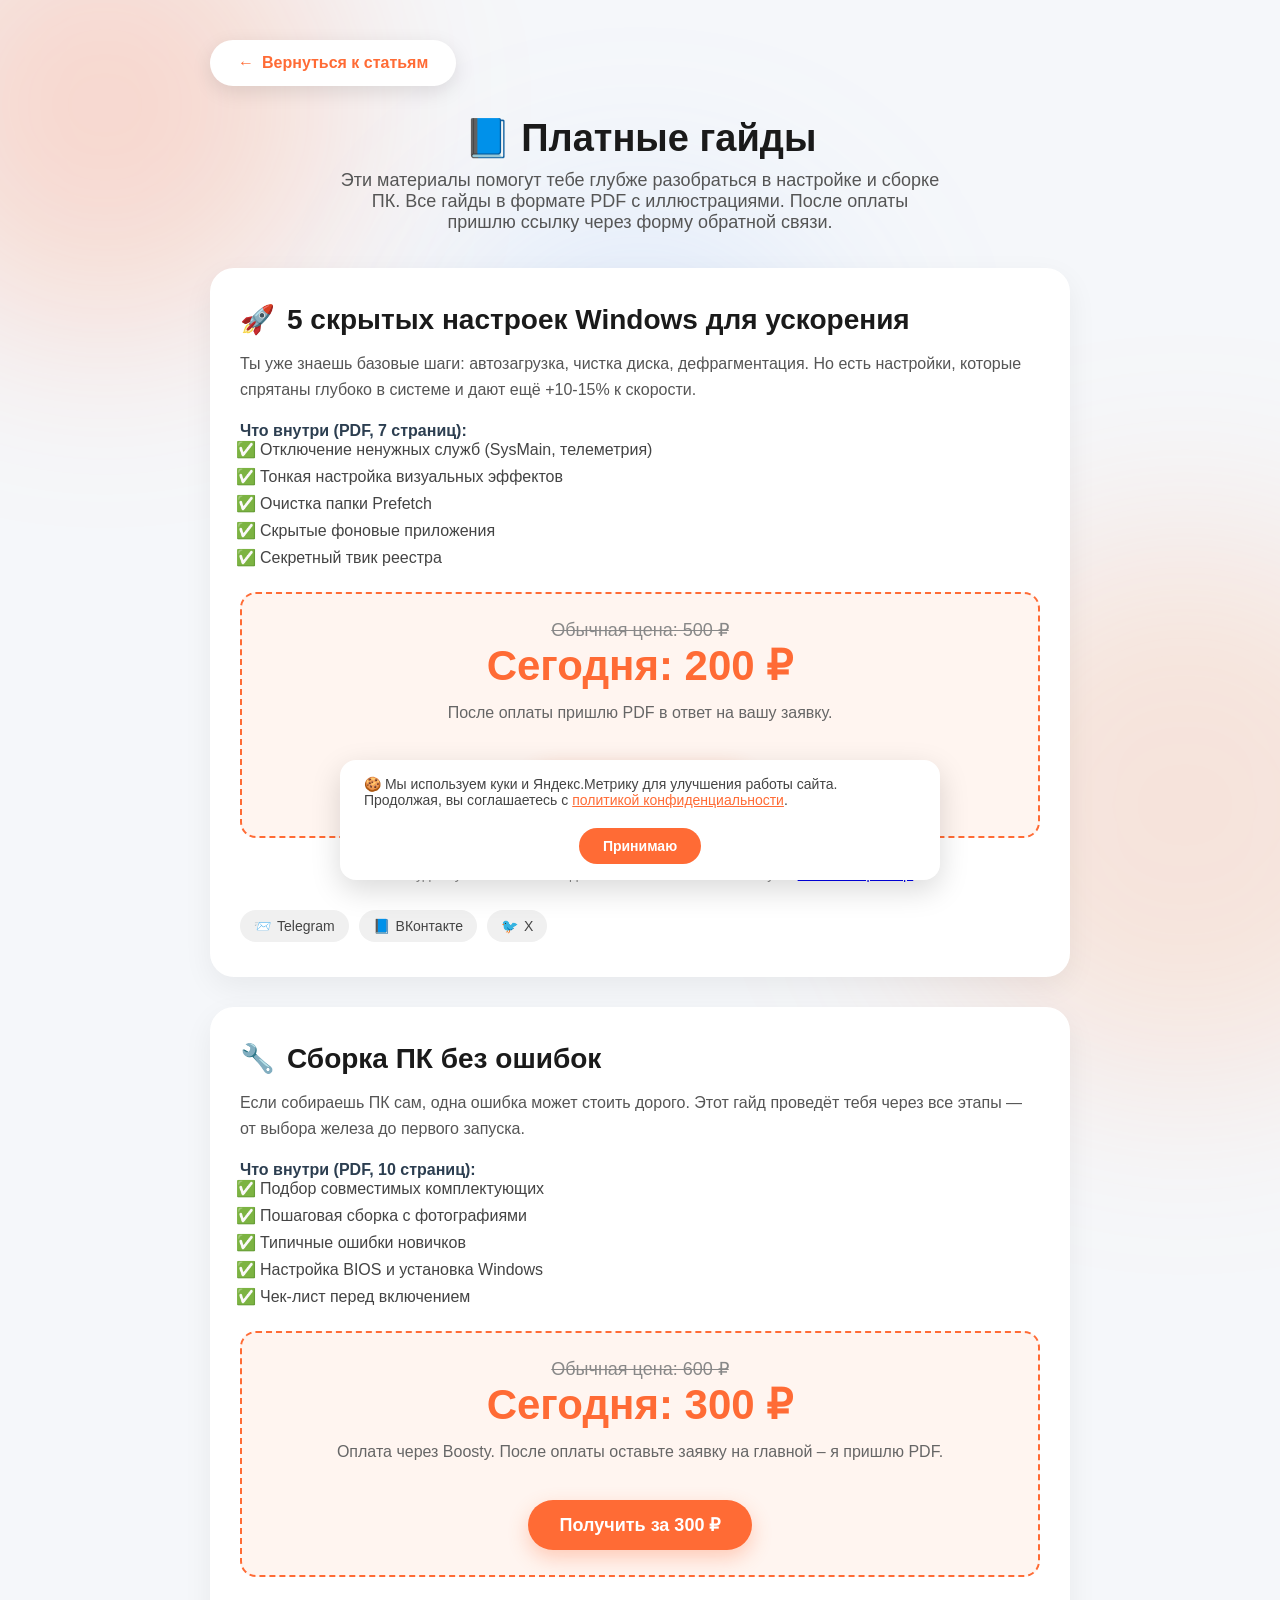
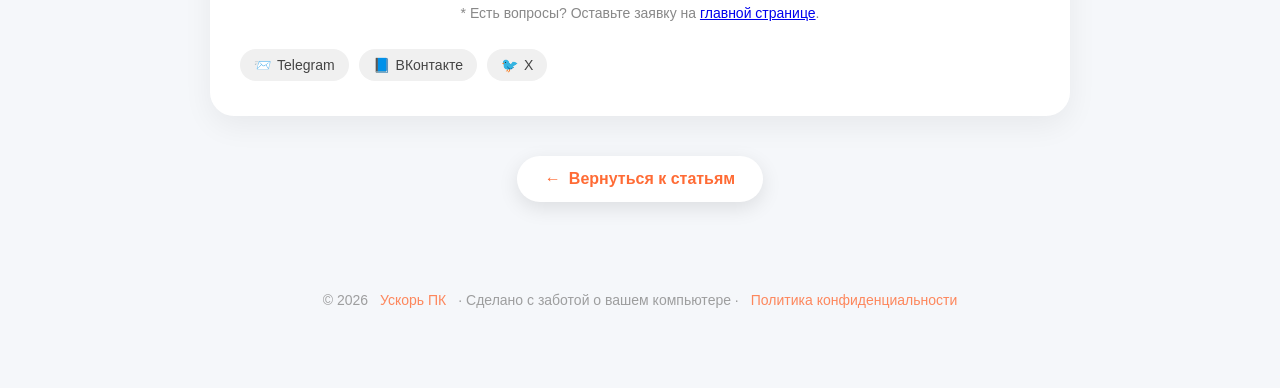
<file: guide.html>
<!DOCTYPE html>
<html lang="ru">
<head>
  <meta charset="UTF-8">
  <meta name="viewport" content="width=device-width, initial-scale=1.0">
  <title>Платные гайды — Ускорь ПК</title>
  <style>
    * { margin: 0; padding: 0; box-sizing: border-box; }
    body {
      background: #f5f7fa !important;
      min-height: 100vh;
      font-family: 'Roboto', 'Open Sans', sans-serif;
      color: #2c3e50;
      position: relative;
      overflow-x: hidden;
      transition: background 0.3s, color 0.3s;
    }
    body.dark {
      background: #1a1d2e !important;
      color: #d0d0d0;
    }

    .decor-spot {
      position: fixed;
      border-radius: 50%;
      filter: blur(100px);
      z-index: 0;
      pointer-events: none;
      transition: opacity 0.3s;
    }
    .decor-spot.spot-1 {
      width: 450px; height: 450px;
      background: rgba(255,107,53,0.22);
      top: -120px; left: -120px;
    }
    .decor-spot.spot-2 {
      width: 550px; height: 550px;
      background: rgba(255,140,80,0.18);
      bottom: -180px; right: -180px;
    }
    .decor-spot.spot-3 {
      width: 380px; height: 380px;
      background: rgba(100,160,255,0.16);
      top: 45%; left: 50%;
      transform: translate(-50%, -50%);
    }
    body.dark .decor-spot { opacity: 0; }

    .reading-progress { position: fixed; top: 0; left: 0; height: 3px; background: linear-gradient(90deg,#ff6b35,#ff7e5f); z-index: 10002; width: 0%; transition: width 0.1s ease; }
    body.dark .reading-progress { background: linear-gradient(90deg, #ff9f6e, #ffb08c); }

    .guides-container { max-width: 900px; margin: 0 auto; padding: 40px 20px 60px; position: relative; z-index: 1; }
    .loader { position: fixed; top: 0; left: 0; width: 100%; height: 100%; display: flex; align-items: center; justify-content: center; background: rgba(255,255,255,0.95); z-index: 10001; font-size: 60px; animation: rocketFly 1.2s ease-in-out infinite; }
    .loader.hidden { display: none; }
    @keyframes rocketFly { 0% { transform: translateY(0); opacity: 1; } 50% { transform: translateY(-20px); opacity: 0.8; } 100% { transform: translateY(0); opacity: 1; } }

    .back-btn { display: inline-flex; align-items: center; gap: 8px; background: white; color: #ff6b35; border: none; padding: 14px 28px; font-size: 16px; font-weight: 600; border-radius: 50px; text-decoration: none; box-shadow: 0 6px 20px rgba(0,0,0,0.1); transition: all 0.3s; margin-bottom: 30px; }
    .back-btn:hover { transform: translateY(-3px); box-shadow: 0 12px 28px rgba(0,0,0,0.15); background: #fff5f0; }
    .back-btn span { transition: transform 0.2s; }
    .back-btn:hover span { transform: translateX(-3px); }
    body.dark .back-btn { background: #2a2a4a; color: #ff9f6e; box-shadow: 0 6px 20px rgba(0,0,0,0.3); }
    body.dark .back-btn:hover { background: #3a3a5a; }

    .page-title { text-align: center; margin-bottom: 35px; }
    .page-title h1 { font-size: 38px; font-weight: 700; color: #1a1a1a; cursor: default; animation: titlePulse 2s ease-in-out infinite; }
    @keyframes titlePulse { 0% { text-shadow: 0 0 0px rgba(255,107,53,0); } 50% { text-shadow: 0 0 8px rgba(255,107,53,0.3); } 100% { text-shadow: 0 0 0px rgba(255,107,53,0); } }
    body.dark .page-title h1 { color: #f0f0f0; }
    .page-title p { font-size: 18px; color: #555; margin-top: 10px; max-width: 600px; margin-left: auto; margin-right: auto; }
    body.dark .page-title p { color: #bbb; }

    .guide-card { background: white; border-radius: 24px; padding: 35px 30px; box-shadow: 0 10px 30px rgba(0,0,0,0.06); margin-bottom: 30px; transition: all 0.3s ease; animation: cardAppear 0.5s cubic-bezier(0.23, 1, 0.32, 1) both; }
    body.dark .guide-card { background: #232640; color: #d0d0d0; box-shadow: 0 10px 30px rgba(0,0,0,0.4); }
    .guide-card:hover { transform: translateY(-5px); box-shadow: 0 20px 40px rgba(0,0,0,0.1); }
    body.dark .guide-card:hover { box-shadow: 0 20px 40px rgba(255,159,110,0.15); }
    @keyframes cardAppear { from { opacity: 0; transform: translateY(20px); } to { opacity: 1; transform: translateY(0); } }
    .guide-card h2 { font-size: 28px; font-weight: 700; color: #1a1a1a; margin-bottom: 15px; display: flex; align-items: center; gap: 12px; }
    body.dark .guide-card h2 { color: #f0f0f0; }
    .guide-card p { font-size: 16px; line-height: 1.6; color: #555; margin-bottom: 20px; }
    body.dark .guide-card p { color: #bbb; }
    .guide-card ul { list-style-type: '✅ '; padding-left: 20px; font-size: 16px; color: #444; margin-bottom: 25px; }
    body.dark .guide-card ul { color: #ccc; }
    .guide-card li { margin-bottom: 8px; }

    .price-block { text-align: center; margin: 25px 0; padding: 25px; background: #fff5f0; border-radius: 16px; border: 2px dashed #ff6b35; }
    body.dark .price-block { background: #3d2a2a; border-color: #ff9f6e; }
    .price-block .old-price { text-decoration: line-through; color: #888; font-size: 18px; }
    .price-block .new-price { font-size: 42px; font-weight: 700; color: #ff6b35; }
    body.dark .price-block .new-price { color: #ff9f6e; }
    .btn-buy { background: #ff6b35; color: white; padding: 14px 32px; font-size: 18px; font-weight: 600; border-radius: 50px; text-decoration: none; display: inline-block; box-shadow: 0 8px 20px rgba(255,107,53,0.3); transition: all 0.3s; margin-top: 15px; }
    .btn-buy:hover { background: #e55a2b; transform: translateY(-2px); box-shadow: 0 12px 28px rgba(255,107,53,0.4); }
    body.dark .btn-buy { background: #ff9f6e; color: #1a1d2e; }
    body.dark .btn-buy:hover { background: #ffb08c; }

    .share-buttons { display: flex; gap: 10px; margin-top: 25px; flex-wrap: wrap; }
    .share-btn { background: #f0f0f0; border: none; padding: 8px 14px; border-radius: 20px; font-size: 14px; cursor: pointer; display: flex; align-items: center; gap: 6px; color: #444; transition: all 0.2s; text-decoration: none; }
    .share-btn:hover { background: #ff6b35; color: white; transform: translateY(-2px); }
    body.dark .share-btn { background: #2a2a4a; color: #ccc; }
    body.dark .share-btn:hover { background: #ff9f6e; color: #1a1d2e; }

    .back-btn-bottom { text-align: center; margin-top: 40px; }

    .scroll-top-btn {
      position: fixed;
      bottom: 30px;
      left: 30px;
      background: white;
      color: #ff6b35;
      border: none;
      width: 48px;
      height: 48px;
      border-radius: 50%;
      font-size: 24px;
      cursor: pointer;
      box-shadow: 0 8px 20px rgba(0,0,0,0.15);
      transition: opacity 0.3s, transform 0.3s;
      opacity: 0;
      transform: translateY(10px);
      z-index: 999;
      display: flex;
      align-items: center;
      justify-content: center;
      background: conic-gradient(#ff6b35 0deg, #ff6b35 0deg, #f0f0f0 0deg, #f0f0f0 360deg);
    }
    .scroll-top-btn.visible { opacity: 1; transform: translateY(0); }
    .scroll-top-btn::before {
      content: '';
      position: absolute;
      top: 4px;
      left: 4px;
      right: 4px;
      bottom: 4px;
      border-radius: 50%;
      background: white;
      z-index: 1;
    }
    .scroll-top-btn span { position: relative; z-index: 2; }
    body.dark .scroll-top-btn { background: conic-gradient(#ff9f6e 0deg, #ff9f6e 0deg, #2a2a4a 0deg, #2a2a4a 360deg); color: #ff9f6e; }
    body.dark .scroll-top-btn::before { background: #1a1d2e; }

    .site-footer { text-align: center; margin-top: 40px; padding: 20px; color: #888; font-size: 14px; opacity: 0.8; transition: opacity 0.3s; display: flex; flex-wrap: wrap; gap: 12px; justify-content: center; align-items: center; }
    body.dark .site-footer { color: #aaa; }
    .site-footer a { color: #ff6b35; text-decoration: none; font-weight: 500; }
    body.dark .site-footer a { color: #ff9f6e; }
    .site-footer a:hover { text-decoration: underline; }
    .site-footer span { color: #ff6b35; }
    body.dark .site-footer span { color: #ff9f6e; }

    .cookie-consent { position: fixed; bottom: 20px; left: 50%; transform: translateX(-50%); background: white; border-radius: 16px; box-shadow: 0 10px 30px rgba(0,0,0,0.15); padding: 16px 24px; display: flex; align-items: center; gap: 20px; flex-wrap: wrap; justify-content: center; z-index: 10000; font-size: 14px; color: #444; max-width: 600px; width: calc(100% - 40px); transition: opacity 0.3s, transform 0.3s; }
    body.dark .cookie-consent { background: #232640; color: #ddd; }
    .cookie-consent.hidden { opacity: 0; transform: translateX(-50%) translateY(20px); pointer-events: none; }
    .cookie-consent a { color: #ff6b35; text-decoration: underline; font-weight: 500; }
    body.dark .cookie-consent a { color: #ff9f6e; }
    .cookie-consent button { background: #ff6b35; color: white; border: none; padding: 10px 24px; border-radius: 50px; font-weight: 600; cursor: pointer; font-size: 14px; transition: background 0.3s; white-space: nowrap; }
    .cookie-consent button:hover { background: #e55a2b; }
    body.dark .cookie-consent button { background: #ff9f6e; color: #1a1d2e; }
    body.dark .cookie-consent button:hover { background: #ffb08c; }

    @media (max-width: 600px) {
      .guide-card { padding: 25px 20px; }
      .guide-card h2 { font-size: 24px; }
      .share-btn { padding: 6px 12px; font-size: 13px; }
      .site-footer { flex-direction: column; gap: 6px; }
      .scroll-top-btn { bottom: 20px; left: 20px; width: 44px; height: 44px; font-size: 20px; }
    }
  </style>
</head>
<body>

<div class="decor-spot spot-1"></div>
<div class="decor-spot spot-2"></div>
<div class="decor-spot spot-3"></div>
<div class="reading-progress" id="readingProgress"></div>

<div class="guides-container">
  <div class="loader" id="loader">🚀</div>
  <button class="scroll-top-btn" id="scrollTopBtn" onclick="window.scrollTo({top:0,behavior:'smooth'})"><span>↑</span></button>

  <a href="/" class="back-btn"><span>←</span> Вернуться к статьям</a>

  <div class="page-title">
    <h1>📘 Платные гайды</h1>
    <p>Эти материалы помогут тебе глубже разобраться в настройке и сборке ПК. Все гайды в формате PDF с иллюстрациями. После оплаты пришлю ссылку через форму обратной связи.</p>
  </div>

  <div class="guide-card" id="guide1">
    <h2><span>🚀</span> 5 скрытых настроек Windows для ускорения</h2>
    <p>Ты уже знаешь базовые шаги: автозагрузка, чистка диска, дефрагментация. Но есть настройки, которые спрятаны глубоко в системе и дают ещё +10-15% к скорости.</p>
    <strong>Что внутри (PDF, 7 страниц):</strong>
    <ul>
      <li>Отключение ненужных служб (SysMain, телеметрия)</li>
      <li>Тонкая настройка визуальных эффектов</li>
      <li>Очистка папки Prefetch</li>
      <li>Скрытые фоновые приложения</li>
      <li>Секретный твик реестра</li>
    </ul>
    <div class="price-block">
      <div class="old-price">Обычная цена: 500 ₽</div>
      <div class="new-price">Сегодня: 200 ₽</div>
      <p style="margin-top:10px; color:#666;">После оплаты пришлю PDF в ответ на вашу заявку.</p>
      <a href="https://boosty.to/igrip/donate" class="btn-buy" target="_blank">Получить за 200 ₽</a>
    </div>
    <p style="text-align:center; font-size:14px; color:#888;">* Не забудьте указать контакты для связи. Или оставьте заявку на <a href="/">главной странице</a>.</p>
    <div class="share-buttons">
      <a href="https://t.me/share/url?url=https://uskor-pc.ru/guide&text=5%20скрытых%20настроек%20Windows" target="_blank" class="share-btn"><span>📨</span> Telegram</a>
      <a href="https://vk.com/share.php?url=https://uskor-pc.ru/guide&title=5%20скрытых%20настроек%20Windows" target="_blank" class="share-btn"><span>📘</span> ВКонтакте</a>
      <a href="https://twitter.com/intent/tweet?url=https://uskor-pc.ru/guide&text=5%20скрытых%20настроек%20Windows" target="_blank" class="share-btn"><span>🐦</span> X</a>
    </div>
  </div>

  <div class="guide-card" id="build-guide">
    <h2><span>🔧</span> Сборка ПК без ошибок</h2>
    <p>Если собираешь ПК сам, одна ошибка может стоить дорого. Этот гайд проведёт тебя через все этапы — от выбора железа до первого запуска.</p>
    <strong>Что внутри (PDF, 10 страниц):</strong>
    <ul>
      <li>Подбор совместимых комплектующих</li>
      <li>Пошаговая сборка с фотографиями</li>
      <li>Типичные ошибки новичков</li>
      <li>Настройка BIOS и установка Windows</li>
      <li>Чек-лист перед включением</li>
    </ul>
    <div class="price-block">
      <div class="old-price">Обычная цена: 600 ₽</div>
      <div class="new-price">Сегодня: 300 ₽</div>
      <p style="margin-top:10px; color:#666;">Оплата через Boosty. После оплаты оставьте заявку на главной – я пришлю PDF.</p>
      <a href="https://boosty.to/igrip/donate" class="btn-buy" target="_blank">Получить за 300 ₽</a>
    </div>
    <p style="text-align:center; font-size:14px; color:#888;">* Есть вопросы? Оставьте заявку на <a href="/">главной странице</a>.</p>
    <div class="share-buttons">
      <a href="https://t.me/share/url?url=https://uskor-pc.ru/guide&text=Сборка%20ПК%20без%20ошибок" target="_blank" class="share-btn"><span>📨</span> Telegram</a>
      <a href="https://vk.com/share.php?url=https://uskor-pc.ru/guide&title=Сборка%20ПК%20без%20ошибок" target="_blank" class="share-btn"><span>📘</span> ВКонтакте</a>
      <a href="https://twitter.com/intent/tweet?url=https://uskor-pc.ru/guide&text=Сборка%20ПК%20без%20ошибок" target="_blank" class="share-btn"><span>🐦</span> X</a>
    </div>
  </div>

  <div class="back-btn-bottom">
    <a href="/" class="back-btn"><span>←</span> Вернуться к статьям</a>
  </div>

  <div class="site-footer">
    © 2026 <span>Ускорь ПК</span> · Сделано с заботой о вашем компьютере · <a href="/privacy">Политика конфиденциальности</a>
  </div>
</div>

<div class="cookie-consent" id="cookieConsent">
  <span>🍪 Мы используем куки и Яндекс.Метрику для улучшения работы сайта. Продолжая, вы соглашаетесь с <a href="/privacy">политикой конфиденциальности</a>.</span>
  <button onclick="acceptCookies()">Принимаю</button>
</div>

<script>
  window.addEventListener('load', () => setTimeout(() => document.getElementById('loader').classList.add('hidden'), 800));

  function acceptCookies() { localStorage.setItem('cookie_accepted','true'); document.getElementById('cookieConsent').classList.add('hidden'); }
  if (localStorage.getItem('cookie_accepted') === 'true') document.getElementById('cookieConsent').classList.add('hidden');

  window.addEventListener('scroll', () => {
    const winScroll = document.body.scrollTop || document.documentElement.scrollTop;
    const height = document.documentElement.scrollHeight - document.documentElement.clientHeight;
    const scrolled = (winScroll / height) * 100;
    document.getElementById('readingProgress').style.width = scrolled + '%';
    const btn = document.getElementById('scrollTopBtn');
    if (btn) {
      btn.style.background = `conic-gradient(#ff6b35 ${scrolled * 3.6}deg, #f0f0f0 ${scrolled * 3.6}deg)`;
    }
  });

  function initScrollTopButton() { const btn = document.getElementById('scrollTopBtn'); window.addEventListener('scroll', () => btn.classList.toggle('visible', window.scrollY > 500)); }
  initScrollTopButton();

  const savedTheme = localStorage.getItem('dark_theme') === 'true';
  if (savedTheme) { document.body.classList.add('dark'); }

  if (window.location.hash === '#build-guide') {
    setTimeout(() => {
      document.getElementById('build-guide')?.scrollIntoView({ behavior: 'smooth' });
    }, 500);
  }
</script>
</body>
</html>
</file>
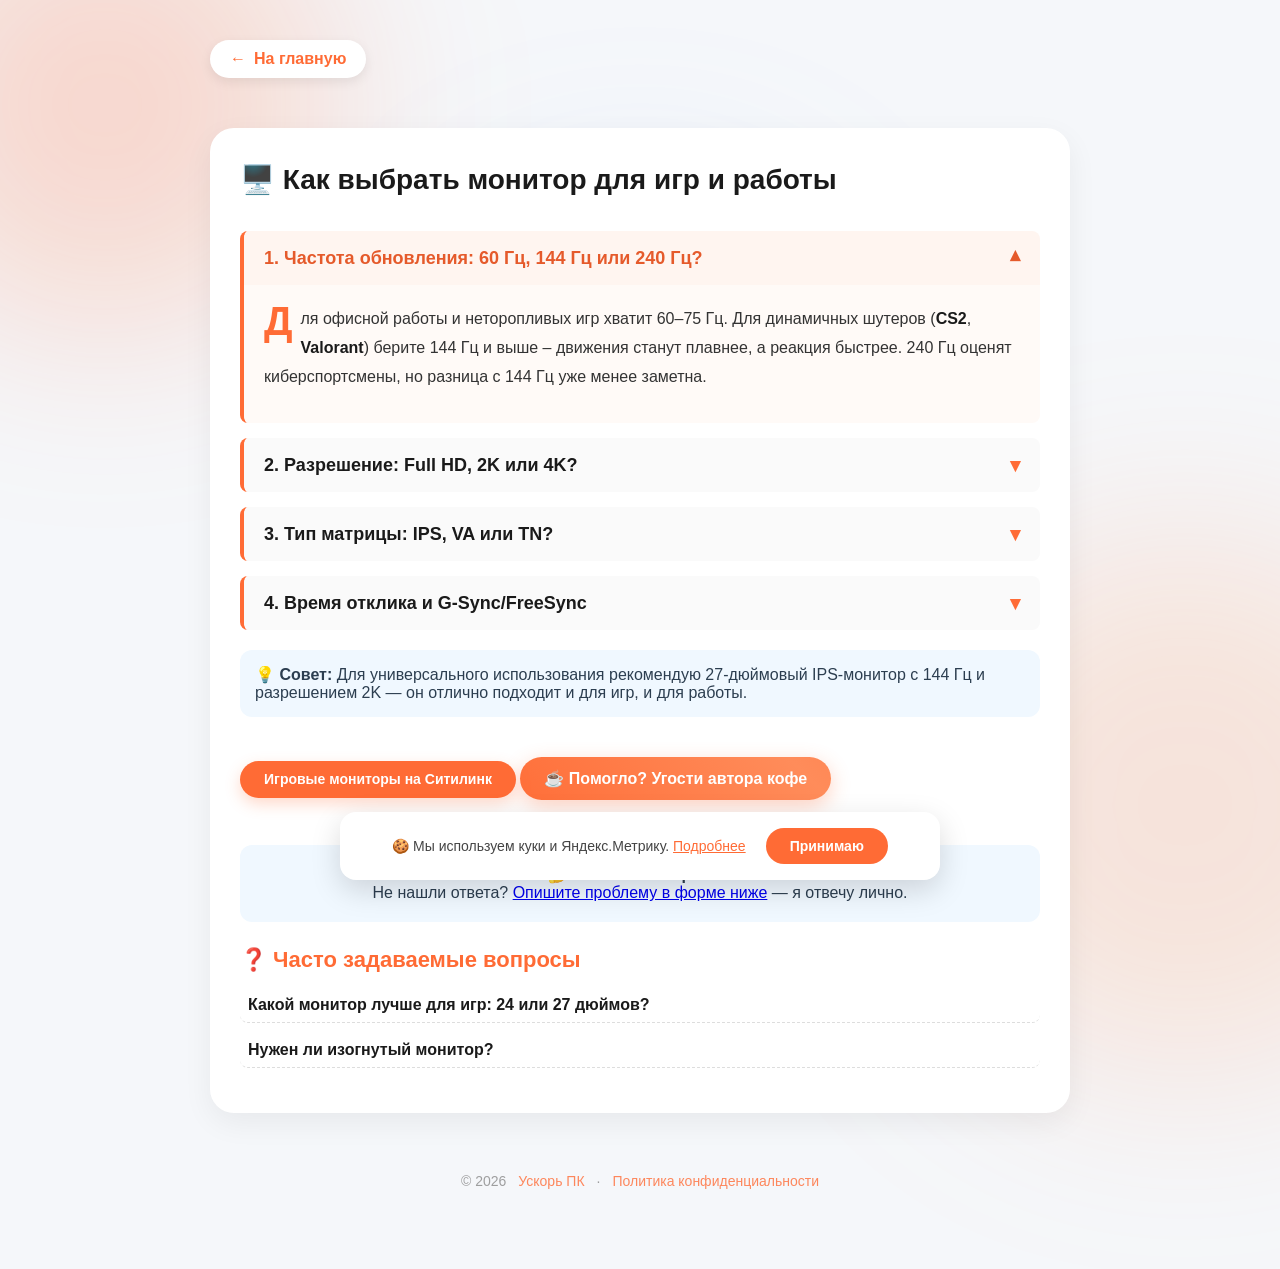
<file: monitor-test.html>
<!DOCTYPE html>
<html lang="ru">
<head>
  <meta charset="UTF-8">
  <meta name="viewport" content="width=device-width, initial-scale=1.0">
  <title>🖥️ Как выбрать монитор для игр и работы | Ускорь ПК</title>
  <meta name="description" content="Герцы, разрешение, тип матрицы, время отклика. Простые советы по выбору монитора.">
  <link rel="stylesheet" href="/style.css">
  <!-- Яндекс.Метрика -->
  <script type="text/javascript">
    (function(m,e,t,r,i,k,a){m[i]=m[i]||function(){(m[i].a=m[i].a||[]).push(arguments)};
    m[i].l=1*new Date();
    for (var j = 0; j < document.scripts.length; j++) {if (document.scripts[j].src === r) { return; }}
    k=e.createElement(t),a=e.getElementsByTagName(t)[0],k.async=1,k.src=r,a.parentNode.insertBefore(k,a)})
    (window, document, "script", "https://mc.yandex.ru/metrika/tag.js", "ym");
    ym(109547393, "init", {
      clickmap:true,
      trackLinks:true,
      accurateTrackBounce:true,
      webvisor:true
    });
  </script>
  <noscript><div><img src="https://mc.yandex.ru/watch/109547393" style="position:absolute; left:-9999px;" alt="" /></div></noscript>
</head>
<body>
  <div class="decor-spot spot-1"></div>
  <div class="decor-spot spot-2"></div>
  <div class="decor-spot spot-3"></div>
  <div class="reading-progress" id="readingProgress"></div>

  <div class="landing">
    <a href="/" class="back-btn"><span>←</span> На главную</a>
    <div class="content-box" style="display:block;">
      <h2>🖥️ Как выбрать монитор для игр и работы</h2>
      <div class="accordion-item">
        <div class="accordion-header active" onclick="this.classList.toggle('active'); this.nextElementSibling.classList.toggle('open')">1. Частота обновления: 60 Гц, 144 Гц или 240 Гц?</div>
        <div class="accordion-body open">
          <p>Для офисной работы и неторопливых игр хватит 60–75 Гц. Для динамичных шутеров (<strong>CS2</strong>, <strong>Valorant</strong>) берите 144 Гц и выше – движения станут плавнее, а реакция быстрее. 240 Гц оценят киберспортсмены, но разница с 144 Гц уже менее заметна.</p>
        </div>
      </div>
      <div class="accordion-item">
        <div class="accordion-header" onclick="this.classList.toggle('active'); this.nextElementSibling.classList.toggle('open')">2. Разрешение: Full HD, 2K или 4K?</div>
        <div class="accordion-body">
          <p>Full HD (1920×1080) – универсальный стандарт, тянет даже недорогая видеокарта. 2K (2560×1440) даёт более чёткую картинку, но требует мощного железа. 4K – для профессионалов и тех, у кого топовая видеокарта (RTX 4080 и выше).</p>
        </div>
      </div>
      <div class="accordion-item">
        <div class="accordion-header" onclick="this.classList.toggle('active'); this.nextElementSibling.classList.toggle('open')">3. Тип матрицы: IPS, VA или TN?</div>
        <div class="accordion-body">
          <ul>
            <li><strong>IPS</strong> – яркие цвета, широкие углы обзора, лучший выбор для большинства.</li>
            <li><strong>VA</strong> – глубокий чёрный, хорош для фильмов, но может смазывать в играх.</li>
            <li><strong>TN</strong> – самый быстрый отклик, но блёклые цвета, подходит только для киберспорта.</li>
          </ul>
        </div>
      </div>
      <div class="accordion-item">
        <div class="accordion-header" onclick="this.classList.toggle('active'); this.nextElementSibling.classList.toggle('open')">4. Время отклика и G-Sync/FreeSync</div>
        <div class="accordion-body">
          <p>Время отклика 1–4 мс – хорошо для игр. Технологии G-Sync (NVIDIA) и FreeSync (AMD) синхронизируют частоту монитора с видеокартой, убирая разрывы и делая геймплей комфортным. Если видеокарта NVIDIA, ищите монитор с G-Sync Compatible.</p>
        </div>
      </div>
      <div class="advice-block"><strong>💡 Совет:</strong> Для универсального использования рекомендую 27-дюймовый IPS-монитор с 144 Гц и разрешением 2K — он отлично подходит и для игр, и для работы.</div>
      <a href="#" class="btn-tilda affiliate-link" style="margin-top:20px;" target="_blank">Игровые мониторы на Ситилинк</a>
      <a href="https://boosty.to/igrip/donate" class="donate-link" target="_blank">☕ Помогло? Угости автора кофе</a>
      <div style="margin-top:25px; background:#f0f8ff; padding:20px; border-radius:12px; text-align:center;"><strong>🤔 Остались вопросы?</strong><br>Не нашли ответа? <a href="#" onclick="scrollToForm(); return false;">Опишите проблему в форме ниже</a> — я отвечу лично.</div>
      <div class="faq-section">
        <h3>❓ Часто задаваемые вопросы</h3>
        <div class="faq-item"><div class="faq-question">Какой монитор лучше для игр: 24 или 27 дюймов?</div><div class="faq-answer">24" дюйма – классика для киберспорта, 27" – более универсальный и комфортный для глаз.</div></div>
        <div class="faq-item"><div class="faq-question">Нужен ли изогнутый монитор?</div><div class="faq-answer">Это дело вкуса. Изогнутый экран слегка погружает в игру, но для работы с графикой лучше плоский.</div></div>
      </div>
    </div>
    <div class="site-footer">
      © 2026 <span>Ускорь ПК</span> · <a href="/privacy">Политика конфиденциальности</a>
    </div>
  </div>

  <button class="scroll-top-btn" id="scrollTopBtn" onclick="window.scrollTo({top:0,behavior:'smooth'})"><span>↑</span></button>
  <div class="cookie-consent" id="cookieConsent">
    <span>🍪 Мы используем куки и Яндекс.Метрику. <a href="/privacy">Подробнее</a></span>
    <button onclick="acceptCookies()">Принимаю</button>
  </div>

  <script>
    window.addEventListener('scroll', () => {
      const winScroll = document.body.scrollTop || document.documentElement.scrollTop;
      const height = document.documentElement.scrollHeight - document.documentElement.clientHeight;
      document.getElementById('readingProgress').style.width = (winScroll / height) * 100 + '%';
      document.getElementById('scrollTopBtn').classList.toggle('visible', winScroll > 500);
    });
    function acceptCookies() {
      localStorage.setItem('cookie_accepted','true');
      document.getElementById('cookieConsent').classList.add('hidden');
    }
    if (localStorage.getItem('cookie_accepted') === 'true') {
      document.getElementById('cookieConsent').classList.add('hidden');
    }
    document.querySelectorAll('.faq-question').forEach(q => q.addEventListener('click', function() {
      this.parentElement.classList.toggle('open');
    }));
  </script>
</body>
</html>
</file>
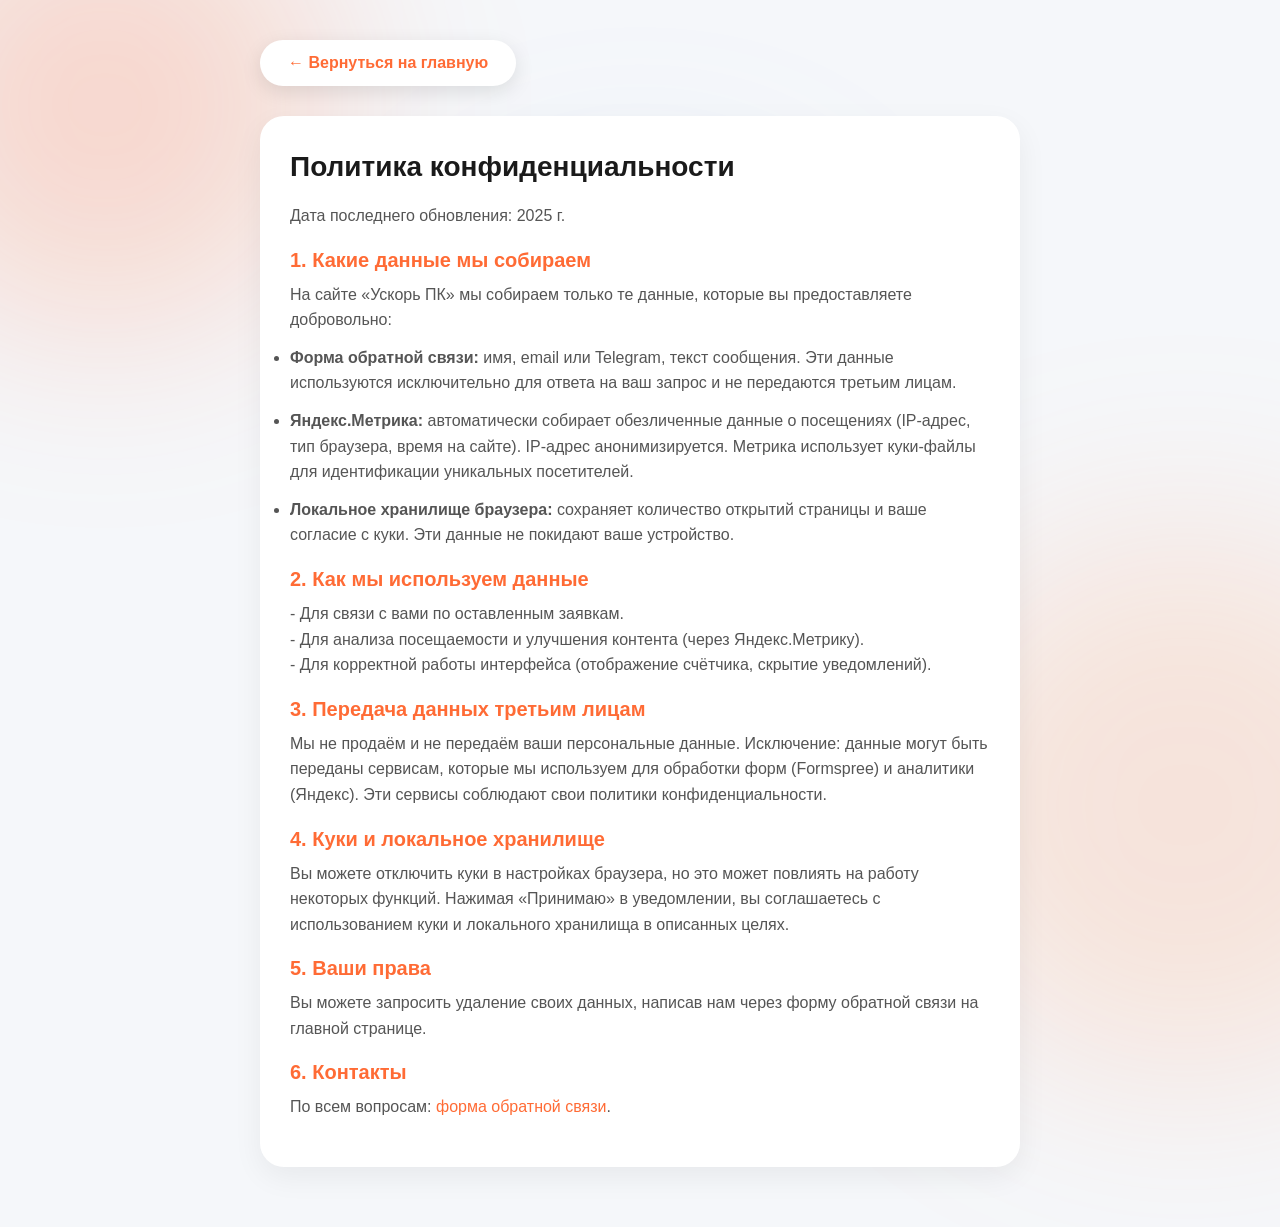
<file: privacy.html>
<!DOCTYPE html>
<html lang="ru">
<head>
  <meta charset="UTF-8">
  <meta name="viewport" content="width=device-width, initial-scale=1.0">
  <title>Политика конфиденциальности — Ускорь ПК</title>
  <style>
    * { margin: 0; padding: 0; box-sizing: border-box; }
    body {
      background: #f5f7fa;
      font-family: 'Roboto', 'Open Sans', sans-serif;
      color: #2c3e50;
    }
    body.dark { background: #1a1d2e; color: #d0d0d0; }

    .decor-spot {
      position: fixed;
      border-radius: 50%;
      filter: blur(100px);
      z-index: 0;
      pointer-events: none;
      transition: opacity 0.3s;
    }
    .decor-spot.spot-1 {
      width: 450px; height: 450px;
      background: rgba(255,107,53,0.22);
      top: -120px; left: -120px;
    }
    .decor-spot.spot-2 {
      width: 550px; height: 550px;
      background: rgba(255,140,80,0.18);
      bottom: -180px; right: -180px;
    }
    .decor-spot.spot-3 {
      width: 380px; height: 380px;
      background: rgba(100,160,255,0.16);
      top: 45%; left: 50%;
      transform: translate(-50%, -50%);
    }
    body.dark .decor-spot { opacity: 0; }

    .privacy-container { max-width: 800px; margin: 0 auto; padding: 40px 20px 60px; position: relative; z-index: 1; }
    .back-btn { display: inline-flex; align-items: center; gap: 8px; background: white; color: #ff6b35; border: none; padding: 14px 28px; font-size: 16px; font-weight: 600; border-radius: 50px; text-decoration: none; box-shadow: 0 6px 20px rgba(0,0,0,0.1); transition: all 0.3s; margin-bottom: 30px; }
    .back-btn:hover { transform: translateY(-3px); box-shadow: 0 12px 28px rgba(0,0,0,0.15); background: #fff5f0; }
    body.dark .back-btn { background: #2a2a4a; color: #ff9f6e; }
    .privacy-card { background: white; border-radius: 24px; padding: 35px 30px; box-shadow: 0 10px 30px rgba(0,0,0,0.06); }
    body.dark .privacy-card { background: #232640; color: #d0d0d0; box-shadow: 0 10px 30px rgba(0,0,0,0.4); }
    .privacy-card h1 { font-size: 28px; font-weight: 700; margin-bottom: 20px; color: #1a1a1a; }
    body.dark .privacy-card h1 { color: #f0f0f0; }
    .privacy-card h2 { font-size: 20px; margin: 20px 0 10px; color: #ff6b35; }
    body.dark .privacy-card h2 { color: #ff9f6e; }
    .privacy-card p, .privacy-card li { font-size: 16px; line-height: 1.6; color: #555; margin-bottom: 12px; }
    body.dark .privacy-card p, body.dark .privacy-card li { color: #bbb; }
    .privacy-card a { color: #ff6b35; text-decoration: none; font-weight: 500; }
    body.dark .privacy-card a { color: #ff9f6e; }
    @media (max-width: 600px) { .privacy-card { padding: 20px; } }
  </style>
</head>
<body>

<div class="decor-spot spot-1"></div>
<div class="decor-spot spot-2"></div>
<div class="decor-spot spot-3"></div>

<div class="privacy-container">
  <a href="/" class="back-btn">← Вернуться на главную</a>
  <div class="privacy-card">
    <h1>Политика конфиденциальности</h1>
    <p>Дата последнего обновления: 2025 г.</p>
    <h2>1. Какие данные мы собираем</h2>
    <p>На сайте «Ускорь ПК» мы собираем только те данные, которые вы предоставляете добровольно:</p>
    <ul>
      <li><strong>Форма обратной связи:</strong> имя, email или Telegram, текст сообщения. Эти данные используются исключительно для ответа на ваш запрос и не передаются третьим лицам.</li>
      <li><strong>Яндекс.Метрика:</strong> автоматически собирает обезличенные данные о посещениях (IP-адрес, тип браузера, время на сайте). IP-адрес анонимизируется. Метрика использует куки-файлы для идентификации уникальных посетителей.</li>
      <li><strong>Локальное хранилище браузера:</strong> сохраняет количество открытий страницы и ваше согласие с куки. Эти данные не покидают ваше устройство.</li>
    </ul>
    <h2>2. Как мы используем данные</h2>
    <p>- Для связи с вами по оставленным заявкам.<br>- Для анализа посещаемости и улучшения контента (через Яндекс.Метрику).<br>- Для корректной работы интерфейса (отображение счётчика, скрытие уведомлений).</p>
    <h2>3. Передача данных третьим лицам</h2>
    <p>Мы не продаём и не передаём ваши персональные данные. Исключение: данные могут быть переданы сервисам, которые мы используем для обработки форм (Formspree) и аналитики (Яндекс). Эти сервисы соблюдают свои политики конфиденциальности.</p>
    <h2>4. Куки и локальное хранилище</h2>
    <p>Вы можете отключить куки в настройках браузера, но это может повлиять на работу некоторых функций. Нажимая «Принимаю» в уведомлении, вы соглашаетесь с использованием куки и локального хранилища в описанных целях.</p>
    <h2>5. Ваши права</h2>
    <p>Вы можете запросить удаление своих данных, написав нам через форму обратной связи на главной странице.</p>
    <h2>6. Контакты</h2>
    <p>По всем вопросам: <a href="/">форма обратной связи</a>.</p>
  </div>
</div>
</body>
</html>
</file>
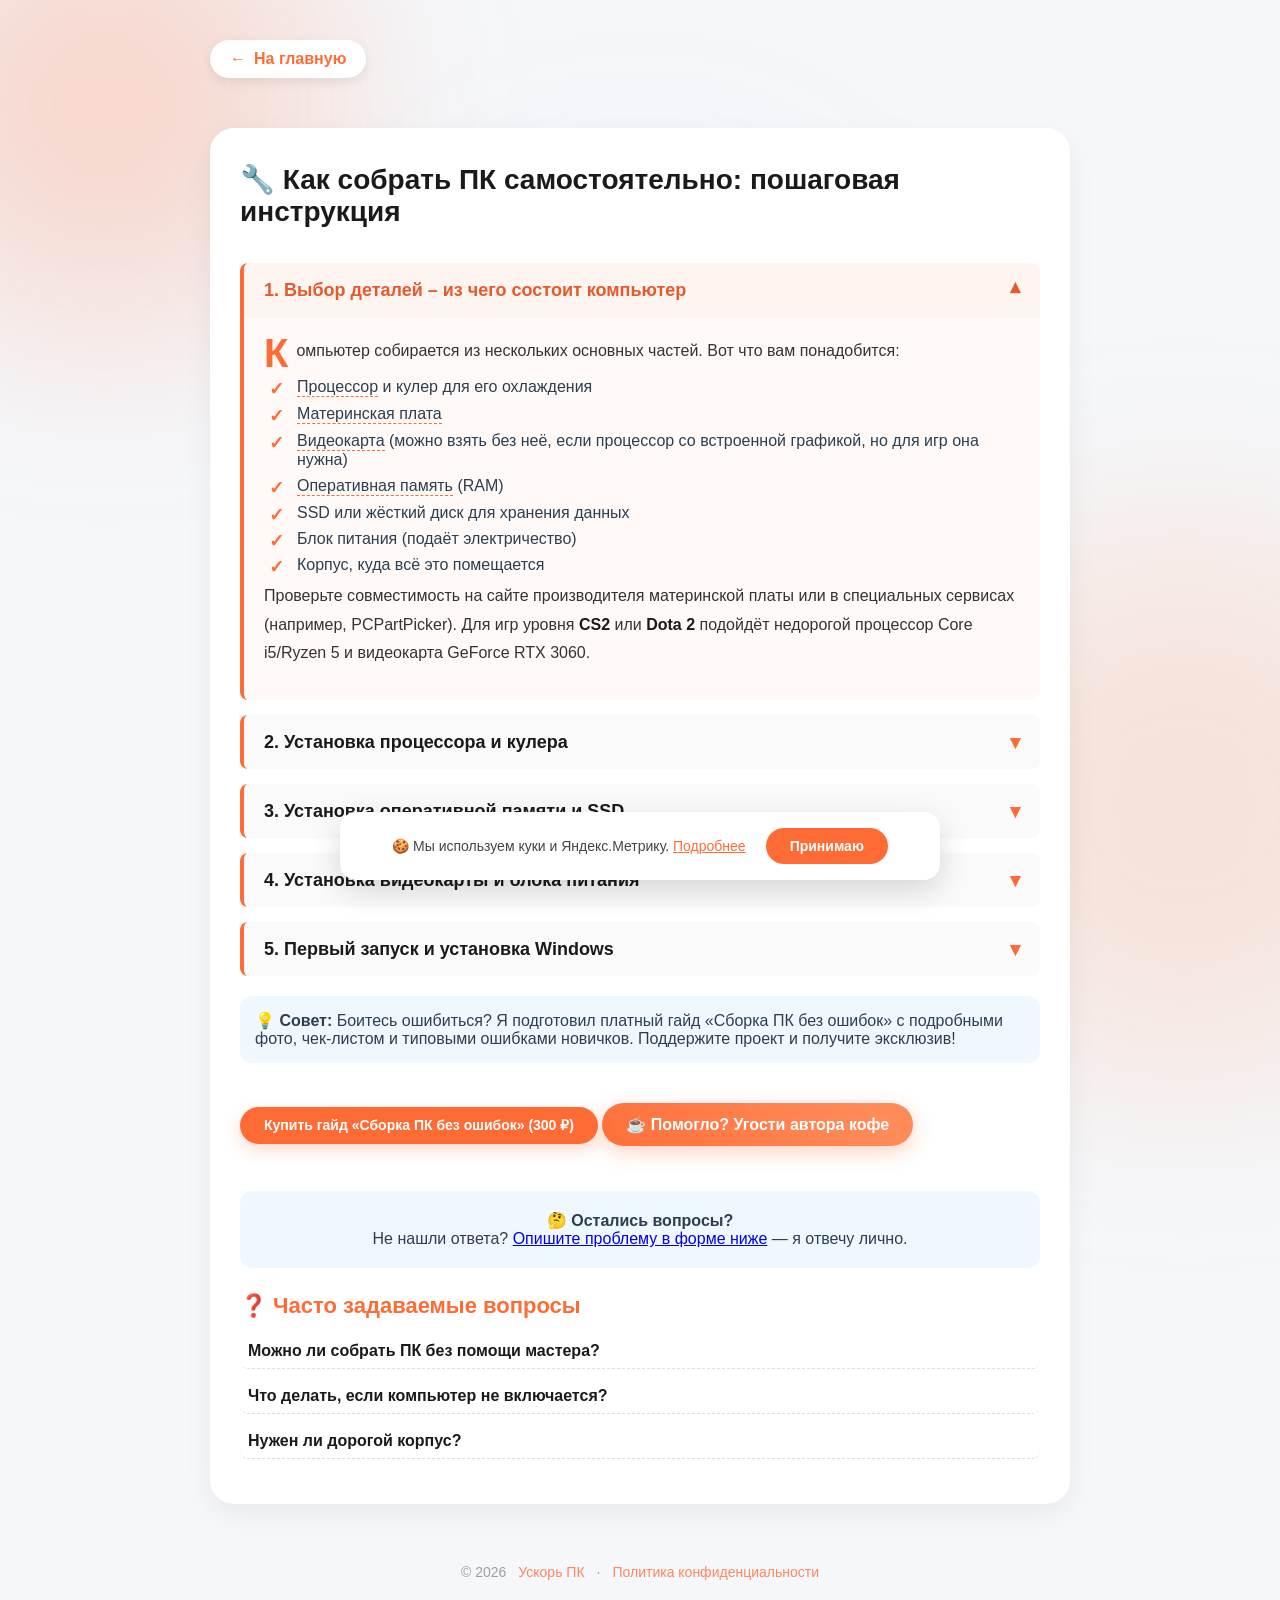
<file: article/build.html>
<!DOCTYPE html>
<html lang="ru">
<head>
  <meta charset="UTF-8">
  <meta name="viewport" content="width=device-width, initial-scale=1.0">
  <title>🔧 Как собрать ПК самостоятельно: пошаговая инструкция | Ускорь ПК</title>
  <meta name="description" content="Выбор деталей, установка процессора, оперативной памяти, видеокарты, первый запуск. Сборка ПК для новичков.">
  <link rel="stylesheet" href="/style.css">
  <!-- Яндекс.Метрика -->
  <script type="text/javascript">
    (function(m,e,t,r,i,k,a){m[i]=m[i]||function(){(m[i].a=m[i].a||[]).push(arguments)};
    m[i].l=1*new Date();
    for (var j = 0; j < document.scripts.length; j++) {if (document.scripts[j].src === r) { return; }}
    k=e.createElement(t),a=e.getElementsByTagName(t)[0],k.async=1,k.src=r,a.parentNode.insertBefore(k,a)})
    (window, document, "script", "https://mc.yandex.ru/metrika/tag.js", "ym");
    ym(109547393, "init", {
      clickmap:true,
      trackLinks:true,
      accurateTrackBounce:true,
      webvisor:true
    });
  </script>
  <noscript><div><img src="https://mc.yandex.ru/watch/109547393" style="position:absolute; left:-9999px;" alt="" /></div></noscript>
</head>
<body>
  <div class="decor-spot spot-1"></div>
  <div class="decor-spot spot-2"></div>
  <div class="decor-spot spot-3"></div>
  <div class="reading-progress" id="readingProgress"></div>

  <div class="landing">
    <a href="/" class="back-btn"><span>←</span> На главную</a>
    <div class="content-box" style="display:block;">
      <h2>🔧 Как собрать ПК самостоятельно: пошаговая инструкция</h2>
      <div class="accordion-item">
        <div class="accordion-header active" onclick="this.classList.toggle('active'); this.nextElementSibling.classList.toggle('open')">1. Выбор деталей – из чего состоит компьютер</div>
        <div class="accordion-body open">
          <p>Компьютер собирается из нескольких основных частей. Вот что вам понадобится:</p>
          <ul>
            <li><span class="tooltip-term" data-tooltip="Центральный процессор – мозг компьютера. Основные производители: Intel (Core i3/i5/i7) и AMD (Ryzen 3/5/7).">Процессор</span> и кулер для его охлаждения</li>
            <li><span class="tooltip-term" data-tooltip="Большая плата, к которой подключаются все остальные детали.">Материнская плата</span></li>
            <li><span class="tooltip-term" data-tooltip="Видеокарта обрабатывает графику. Для игр обязательна. NVIDIA GeForce и AMD Radeon – основные бренды.">Видеокарта</span> (можно взять без неё, если процессор со встроенной графикой, но для игр она нужна)</li>
            <li><span class="tooltip-term" data-tooltip="Временная память, где хранятся запущенные программы. Чем больше, тем лучше: 8 ГБ – минимум, 16 ГБ – комфорт.">Оперативная память</span> (RAM)</li>
            <li>SSD или жёсткий диск для хранения данных</li>
            <li>Блок питания (подаёт электричество)</li>
            <li>Корпус, куда всё это помещается</li>
          </ul>
          <p>Проверьте совместимость на сайте производителя материнской платы или в специальных сервисах (например, PCPartPicker). Для игр уровня <strong>CS2</strong> или <strong>Dota 2</strong> подойдёт недорогой процессор Core i5/Ryzen 5 и видеокарта GeForce RTX 3060.</p>
        </div>
      </div>
      <div class="accordion-item">
        <div class="accordion-header" onclick="this.classList.toggle('active'); this.nextElementSibling.classList.toggle('open')">2. Установка процессора и кулера</div>
        <div class="accordion-body">
          <p><strong>Аккуратно!</strong> Найдите на материнской плате <span class="tooltip-term" data-tooltip="Разъём для процессора с рычажком.">сокет</span>. Поднимите рычаг, совместите метки (обычно треугольник) и опустите процессор без усилий. Закройте рычаг.</p>
          <p>Теперь нанесите на процессор маленькую каплю <span class="tooltip-term" data-tooltip="Специальная паста, которая улучшает передачу тепла от процессора к кулеру. Обычно идёт в комплекте с кулером.">термопасты</span> (размером с горошину). Установите кулер и подключите его кабель к разъёму на материнской плате (обычно подписан CPU_FAN).</p>
        </div>
      </div>
      <div class="accordion-item">
        <div class="accordion-header" onclick="this.classList.toggle('active'); this.nextElementSibling.classList.toggle('open')">3. Установка оперативной памяти и SSD</div>
        <div class="accordion-body">
          <p>Планки памяти вставляются в длинные разъёмы на материнской плате. Если планок две, обычно их ставят во 2-й и 4-й слот (смотрите инструкцию). Надавите до щелчка.</p>
          <p><span class="tooltip-term" data-tooltip="Маленькая платка для скоростного SSD. Вставляется прямо в материнскую плату.">SSD M.2</span> вставляется под углом и фиксируется винтиком (обычно есть на материнской плате). Обычный <span class="tooltip-term" data-tooltip="Прямоугольный диск, как у ноутбуков, подключается кабелем.">SATA SSD</span> подключается кабелем к материнской плате и блоку питания.</p>
        </div>
      </div>
      <div class="accordion-item">
        <div class="accordion-header" onclick="this.classList.toggle('active'); this.nextElementSibling.classList.toggle('open')">4. Установка видеокарты и блока питания</div>
        <div class="accordion-body">
          <p>Найдите на материнской плате верхний длинный разъём <span class="tooltip-term" data-tooltip="Слот для видеокарты, обычно самый верхний. Обеспечивает максимальную скорость.">PCIe x16</span>. Отогните защёлку, вставьте видеокарту и надавите до щелчка. Закрепите её винтиками на корпусе.</p>
          <p>Блок питания закрепите в корпусе, проложите кабели и подключите:</p>
          <ul>
            <li>Самый широкий кабель (24 pin) – к материнской плате</li>
            <li>Кабель 8 pin (или 4+4) – к разъёму питания процессора (CPU)</li>
            <li>Кабель к видеокарте (если есть)</li>
            <li>Тонкие кабели – к SSD и жёстким дискам</li>
          </ul>
        </div>
      </div>
      <div class="accordion-item">
        <div class="accordion-header" onclick="this.classList.toggle('active'); this.nextElementSibling.classList.toggle('open')">5. Первый запуск и установка Windows</div>
        <div class="accordion-body">
          <p>Подключите монитор, клавиатуру и мышь. Включите кнопку на блоке питания, затем кнопку включения на корпусе. Если всё собрано правильно, на экране появится <span class="tooltip-term" data-tooltip="Базовая система ввода-вывода. Здесь можно настроить порядок загрузки и проверить, что все устройства видны.">BIOS</span>.</p>
          <p>Теперь нужно установить Windows. Вам понадобится флешка (не менее 8 ГБ) и доступ к интернету. Скачайте официальный образ Windows с сайта Microsoft, создайте загрузочную флешку (инструкций в интернете полно). Вставьте флешку, перезагрузите ПК и следуйте подсказкам на экране.</p>
        </div>
      </div>
      <div class="advice-block"><strong>💡 Совет:</strong> Боитесь ошибиться? Я подготовил платный гайд «Сборка ПК без ошибок» с подробными фото, чек-листом и типовыми ошибками новичков. Поддержите проект и получите эксклюзив!</div>
      <a href="/guide#build-guide" class="btn-tilda affiliate-link" style="margin-top:20px;" target="_blank">Купить гайд «Сборка ПК без ошибок» (300 ₽)</a>
      <a href="https://boosty.to/igrip/donate" class="donate-link" target="_blank">☕ Помогло? Угости автора кофе</a>
      <div style="margin-top:25px; background:#f0f8ff; padding:20px; border-radius:12px; text-align:center;"><strong>🤔 Остались вопросы?</strong><br>Не нашли ответа? <a href="#" onclick="scrollToForm(); return false;">Опишите проблему в форме ниже</a> — я отвечу лично.</div>
      <div class="faq-section">
        <h3>❓ Часто задаваемые вопросы</h3>
        <div class="faq-item"><div class="faq-question">Можно ли собрать ПК без помощи мастера?</div><div class="faq-answer">Да! Тысячи людей собирают свой первый ПК по инструкциям. Главное – не торопиться и проверять совместимость.</div></div>
        <div class="faq-item"><div class="faq-question">Что делать, если компьютер не включается?</div><div class="faq-answer">Спокойствие! Проверьте подключение кнопки питания, кабели блока питания и правильно ли вставлена память. Чаще всего проблема в этом.</div></div>
        <div class="faq-item"><div class="faq-question">Нужен ли дорогой корпус?</div><div class="faq-answer">Для начала подойдёт недорогой корпус с хорошей вентиляцией. Главное – чтобы все детали поместились.</div></div>
      </div>
    </div>
    <div class="site-footer">
      © 2026 <span>Ускорь ПК</span> · <a href="/privacy">Политика конфиденциальности</a>
    </div>
  </div>

  <button class="scroll-top-btn" id="scrollTopBtn" onclick="window.scrollTo({top:0,behavior:'smooth'})"><span>↑</span></button>
  <div class="cookie-consent" id="cookieConsent">
    <span>🍪 Мы используем куки и Яндекс.Метрику. <a href="/privacy">Подробнее</a></span>
    <button onclick="acceptCookies()">Принимаю</button>
  </div>

  <script>
    window.addEventListener('scroll', () => {
      const winScroll = document.body.scrollTop || document.documentElement.scrollTop;
      const height = document.documentElement.scrollHeight - document.documentElement.clientHeight;
      document.getElementById('readingProgress').style.width = (winScroll / height) * 100 + '%';
      document.getElementById('scrollTopBtn').classList.toggle('visible', winScroll > 500);
    });
    function acceptCookies() {
      localStorage.setItem('cookie_accepted','true');
      document.getElementById('cookieConsent').classList.add('hidden');
    }
    if (localStorage.getItem('cookie_accepted') === 'true') {
      document.getElementById('cookieConsent').classList.add('hidden');
    }
    document.querySelectorAll('.faq-question').forEach(q => q.addEventListener('click', function() {
      this.parentElement.classList.toggle('open');
    }));
    // Тултипы
    document.addEventListener('mouseover', function(e) {
      const target = e.target.closest('.tooltip-term');
      if (target) target.classList.add('tooltip-visible');
    });
    document.addEventListener('mouseout', function(e) {
      const target = e.target.closest('.tooltip-term');
      if (target) target.classList.remove('tooltip-visible');
    });
  </script>
</body>
</html>
</file>
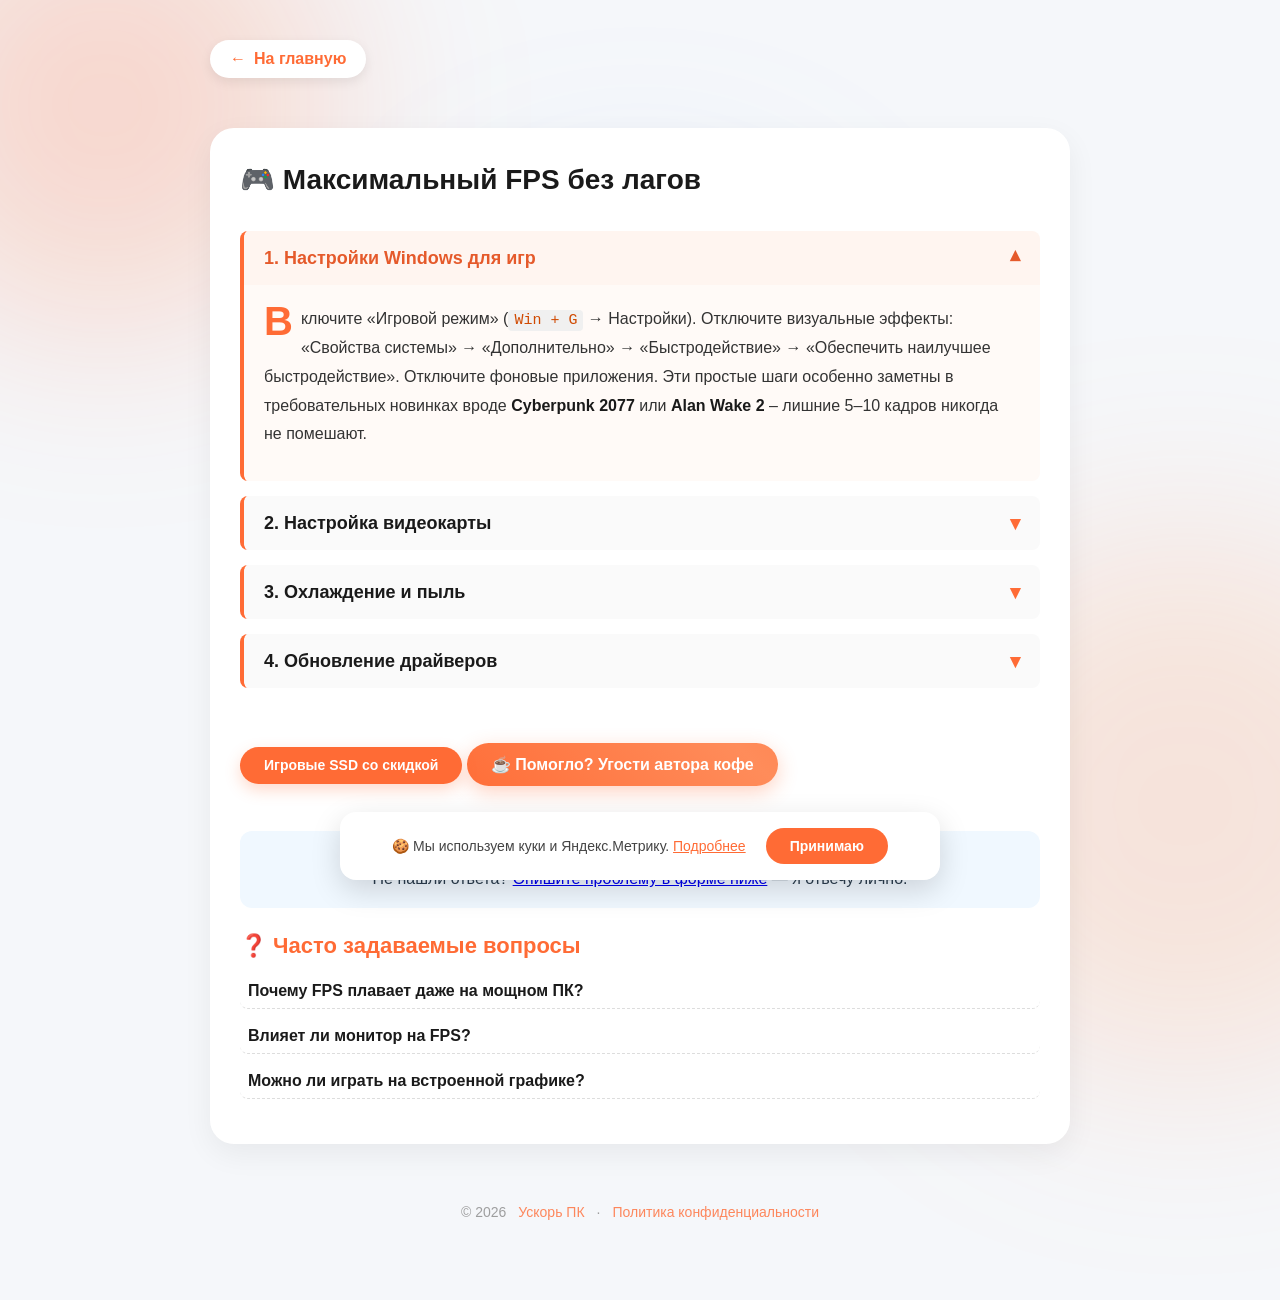
<file: article/gaming.html>
<!DOCTYPE html>
<html lang="ru">
<head>
  <meta charset="UTF-8">
  <meta name="viewport" content="width=device-width, initial-scale=1.0">
  <title>🎮 Максимальный FPS без лагов | Ускорь ПК</title>
  <meta name="description" content="Настройка Windows, видеокарты, охлаждение и драйверы для игр. Повышаем FPS в Cyberpunk, Hogwarts Legacy и других.">
  <link rel="stylesheet" href="/style.css">
  <!-- Яндекс.Метрика -->
  <script type="text/javascript">
    (function(m,e,t,r,i,k,a){m[i]=m[i]||function(){(m[i].a=m[i].a||[]).push(arguments)};
    m[i].l=1*new Date();
    for (var j = 0; j < document.scripts.length; j++) {if (document.scripts[j].src === r) { return; }}
    k=e.createElement(t),a=e.getElementsByTagName(t)[0],k.async=1,k.src=r,a.parentNode.insertBefore(k,a)})
    (window, document, "script", "https://mc.yandex.ru/metrika/tag.js", "ym");
    ym(109547393, "init", {
      clickmap:true,
      trackLinks:true,
      accurateTrackBounce:true,
      webvisor:true
    });
  </script>
  <noscript><div><img src="https://mc.yandex.ru/watch/109547393" style="position:absolute; left:-9999px;" alt="" /></div></noscript>
</head>
<body>
  <div class="decor-spot spot-1"></div>
  <div class="decor-spot spot-2"></div>
  <div class="decor-spot spot-3"></div>
  <div class="reading-progress" id="readingProgress"></div>

  <div class="landing">
    <a href="/" class="back-btn"><span>←</span> На главную</a>
    <div class="content-box" style="display:block;">
      <h2>🎮 Максимальный FPS без лагов</h2>
      <div class="accordion-item">
        <div class="accordion-header active" onclick="this.classList.toggle('active'); this.nextElementSibling.classList.toggle('open')">1. Настройки Windows для игр</div>
        <div class="accordion-body open">
          <p>Включите «Игровой режим» (<code>Win + G</code> → Настройки). Отключите визуальные эффекты: «Свойства системы» → «Дополнительно» → «Быстродействие» → «Обеспечить наилучшее быстродействие». Отключите фоновые приложения. Эти простые шаги особенно заметны в требовательных новинках вроде <strong>Cyberpunk 2077</strong> или <strong>Alan Wake 2</strong> – лишние 5–10 кадров никогда не помешают.</p>
        </div>
      </div>
      <div class="accordion-item">
        <div class="accordion-header" onclick="this.classList.toggle('active'); this.nextElementSibling.classList.toggle('open')">2. Настройка видеокарты</div>
        <div class="accordion-body">
          <p><strong>NVIDIA:</strong> Панель управления → «Регулировка настроек изображения» → «Производительность».<br><strong>AMD:</strong> Radeon Software → «Глобальные настройки графики» → «Производительность».<br>Отключите вертикальную синхронизацию (VSync) в играх, если FPS низкий. Для <strong>Hogwarts Legacy</strong> и других проектов на Unreal Engine это даёт наибольший прирост плавности.</p>
        </div>
      </div>
      <div class="accordion-item">
        <div class="accordion-header" onclick="this.classList.toggle('active'); this.nextElementSibling.classList.toggle('open')">3. Охлаждение и пыль</div>
        <div class="accordion-body">
          <p>Перегрев приводит к троттлингу (снижению частот). Раз в полгода чистите ноутбук от пыли, используйте охлаждающую подставку. Если процессор выше 85°C, пора менять термопасту. Даже в <strong>Baldur's Gate 3</strong> при высоких настройках система может нагреваться так, что частоты падают на 15–20%.</p>
        </div>
      </div>
      <div class="accordion-item">
        <div class="accordion-header" onclick="this.classList.toggle('active'); this.nextElementSibling.classList.toggle('open')">4. Обновление драйверов</div>
        <div class="accordion-body">
          <p>Устаревшие драйверы – частая причина низкой производительности. Скачайте последние версии с официальных сайтов:</p>
          <ul>
            <li><a href="https://www.nvidia.com/ru-ru/drivers/" target="_blank" rel="noopener" style="color:#ff6b35;">NVIDIA (для GeForce)</a></li>
            <li><a href="https://www.amd.com/ru/support" target="_blank" rel="noopener" style="color:#ff6b35;">AMD (Radeon, Ryzen)</a></li>
            <li><a href="https://www.intel.com/content/www/ru/ru/download-center/home.html" target="_blank" rel="noopener" style="color:#ff6b35;">Intel (встроенная графика, чипсет)</a></li>
          </ul>
          <p>Также установите GeForce Experience или Radeon Software для автоматического обновления. Это гарантирует, что свежий патч для <strong>Starfield</strong> не застанет вас врасплох.</p>
        </div>
      </div>
      <a href="#" class="btn-tilda affiliate-link" style="margin-top:20px;" target="_blank">Игровые SSD со скидкой</a>
      <a href="https://boosty.to/igrip/donate" class="donate-link" target="_blank">☕ Помогло? Угости автора кофе</a>
      <div style="margin-top:25px; background:#f0f8ff; padding:20px; border-radius:12px; text-align:center;"><strong>🤔 Остались вопросы?</strong><br>Не нашли ответа? <a href="#" onclick="scrollToForm(); return false;">Опишите проблему в форме ниже</a> — я отвечу лично.</div>
      <div class="faq-section">
        <h3>❓ Часто задаваемые вопросы</h3>
        <div class="faq-item"><div class="faq-question">Почему FPS плавает даже на мощном ПК?</div><div class="faq-answer">Часто виноваты фоновые процессы, перегрев или неоптимизированные настройки графики. Пройдите шаги выше.</div></div>
        <div class="faq-item"><div class="faq-question">Влияет ли монитор на FPS?</div><div class="faq-answer">Косвенно: если монитор с высокой частотой обновления (144 Гц), вы будете замечать больше кадров, но сам FPS зависит от железа.</div></div>
        <div class="faq-item"><div class="faq-question">Можно ли играть на встроенной графике?</div><div class="faq-answer">В нетребовательные игры (CS2, Dota 2, Minecraft) – да. Для AAA-проектов нужна дискретная видеокарта.</div></div>
      </div>
    </div>
    <div class="site-footer">
      © 2026 <span>Ускорь ПК</span> · <a href="/privacy">Политика конфиденциальности</a>
    </div>
  </div>

  <button class="scroll-top-btn" id="scrollTopBtn" onclick="window.scrollTo({top:0,behavior:'smooth'})"><span>↑</span></button>
  <div class="cookie-consent" id="cookieConsent">
    <span>🍪 Мы используем куки и Яндекс.Метрику. <a href="/privacy">Подробнее</a></span>
    <button onclick="acceptCookies()">Принимаю</button>
  </div>

  <script>
    window.addEventListener('scroll', () => {
      const winScroll = document.body.scrollTop || document.documentElement.scrollTop;
      const height = document.documentElement.scrollHeight - document.documentElement.clientHeight;
      document.getElementById('readingProgress').style.width = (winScroll / height) * 100 + '%';
      document.getElementById('scrollTopBtn').classList.toggle('visible', winScroll > 500);
    });
    function acceptCookies() {
      localStorage.setItem('cookie_accepted','true');
      document.getElementById('cookieConsent').classList.add('hidden');
    }
    if (localStorage.getItem('cookie_accepted') === 'true') {
      document.getElementById('cookieConsent').classList.add('hidden');
    }
    document.querySelectorAll('.faq-question').forEach(q => q.addEventListener('click', function() {
      this.parentElement.classList.toggle('open');
    }));
  </script>
</body>
</html>
</file>
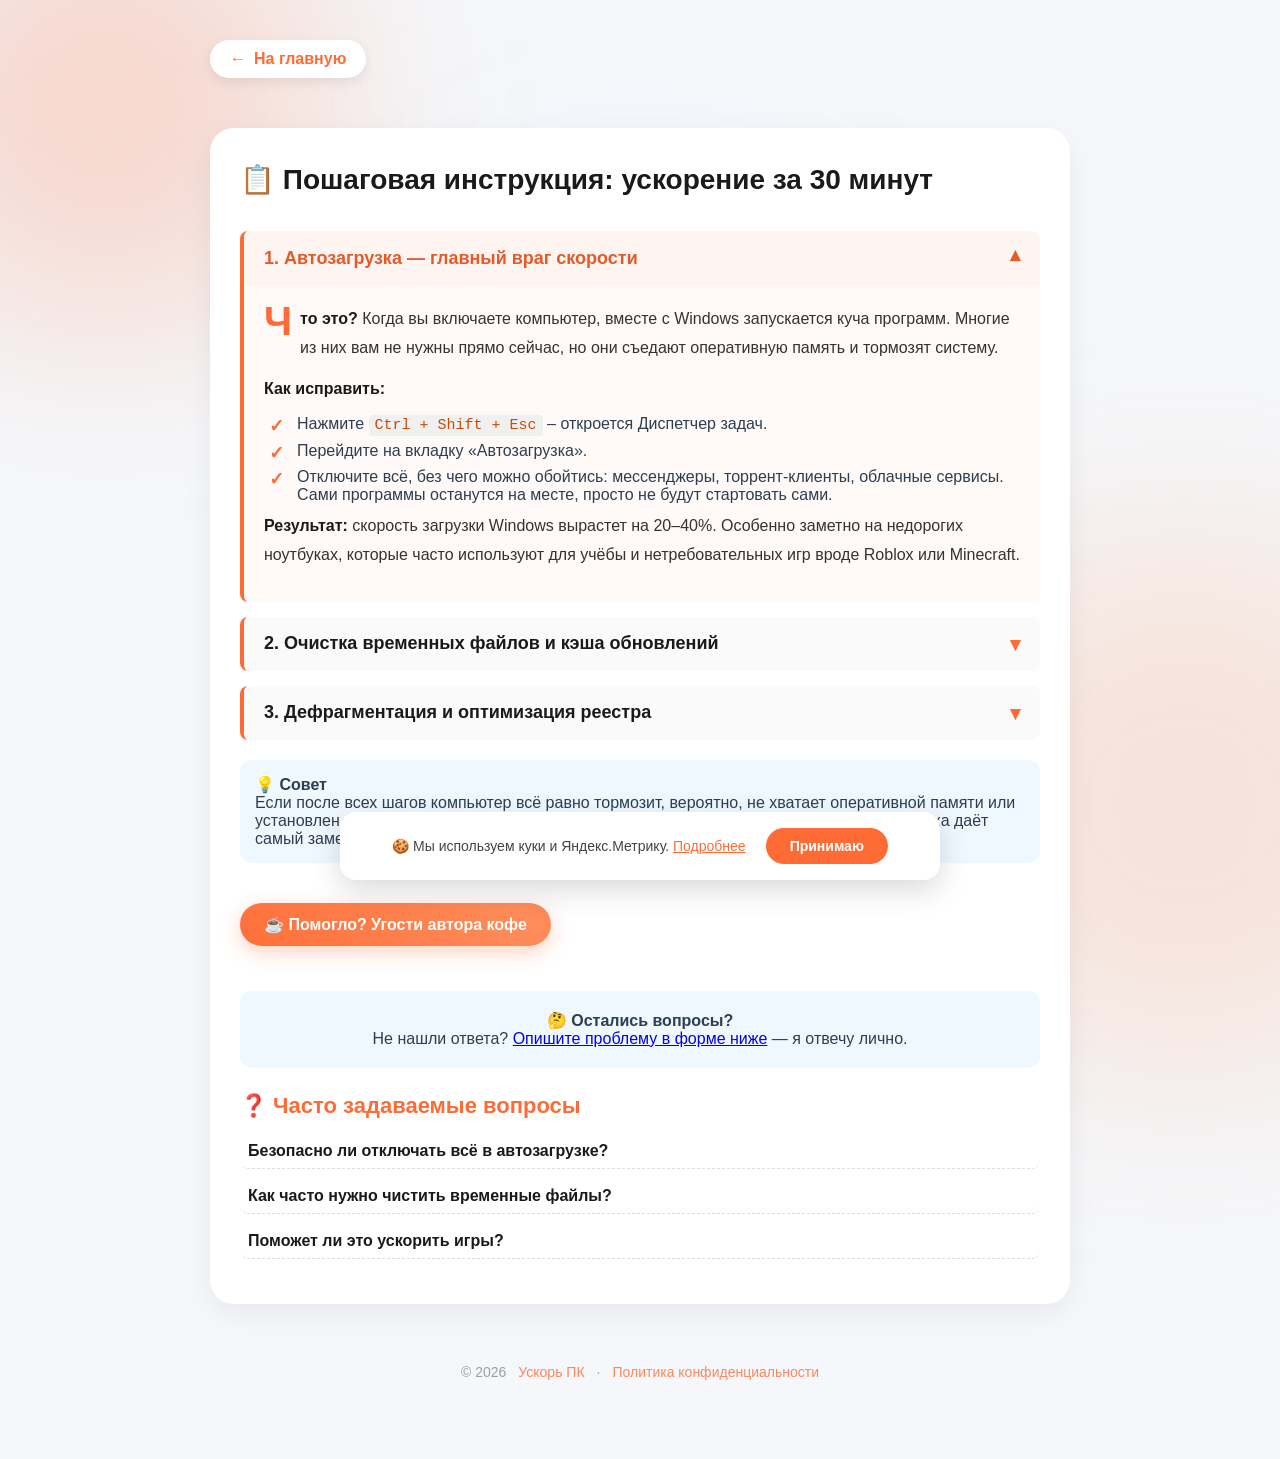
<file: article/instruction.html>
<!DOCTYPE html>
<html lang="ru">
<head>
  <meta charset="UTF-8">
  <meta name="viewport" content="width=device-width, initial-scale=1.0">
  <title>📋 Пошаговая инструкция: ускорение за 30 минут | Ускорь ПК</title>
  <meta name="description" content="Простые шаги: автозагрузка, чистка временных файлов, дефрагментация. Ускорь компьютер без мастера.">
  <link rel="stylesheet" href="/style.css">
  <!-- Яндекс.Метрика -->
  <script type="text/javascript">
    (function(m,e,t,r,i,k,a){m[i]=m[i]||function(){(m[i].a=m[i].a||[]).push(arguments)};
    m[i].l=1*new Date();
    for (var j = 0; j < document.scripts.length; j++) {if (document.scripts[j].src === r) { return; }}
    k=e.createElement(t),a=e.getElementsByTagName(t)[0],k.async=1,k.src=r,a.parentNode.insertBefore(k,a)})
    (window, document, "script", "https://mc.yandex.ru/metrika/tag.js", "ym");
    ym(109547393, "init", {
      clickmap:true,
      trackLinks:true,
      accurateTrackBounce:true,
      webvisor:true
    });
  </script>
  <noscript><div><img src="https://mc.yandex.ru/watch/109547393" style="position:absolute; left:-9999px;" alt="" /></div></noscript>
</head>
<body>
  <div class="decor-spot spot-1"></div>
  <div class="decor-spot spot-2"></div>
  <div class="decor-spot spot-3"></div>
  <div class="reading-progress" id="readingProgress"></div>

  <div class="landing">
    <a href="/" class="back-btn"><span>←</span> На главную</a>
    <div class="content-box" style="display:block;">
      <h2>📋 Пошаговая инструкция: ускорение за 30 минут</h2>
      <div class="accordion-item">
        <div class="accordion-header active" onclick="this.classList.toggle('active'); this.nextElementSibling.classList.toggle('open')">
          1. Автозагрузка — главный враг скорости
        </div>
        <div class="accordion-body open">
          <p><strong>Что это?</strong> Когда вы включаете компьютер, вместе с Windows запускается куча программ. Многие из них вам не нужны прямо сейчас, но они съедают оперативную память и тормозят систему.</p>
          <p><strong>Как исправить:</strong></p>
          <ul>
            <li>Нажмите <code>Ctrl + Shift + Esc</code> – откроется Диспетчер задач.</li>
            <li>Перейдите на вкладку «Автозагрузка».</li>
            <li>Отключите всё, без чего можно обойтись: мессенджеры, торрент-клиенты, облачные сервисы. Сами программы останутся на месте, просто не будут стартовать сами.</li>
          </ul>
          <p><strong>Результат:</strong> скорость загрузки Windows вырастет на 20–40%. Особенно заметно на недорогих ноутбуках, которые часто используют для учёбы и нетребовательных игр вроде Roblox или Minecraft.</p>
        </div>
      </div>
      <div class="accordion-item">
        <div class="accordion-header" onclick="this.classList.toggle('active'); this.nextElementSibling.classList.toggle('open')">
          2. Очистка временных файлов и кэша обновлений
        </div>
        <div class="accordion-body">
          <p><strong>Почему это важно:</strong> Windows и браузеры постоянно создают временные файлы. Со временем они занимают гигабайты места и замедляют чтение/запись на диске.</p>
          <p><strong>Как сделать:</strong></p>
          <ul>
            <li>Нажмите <code>Win + R</code>, введите <code>cleanmgr</code> и нажмите Enter.</li>
            <li>Выберите диск C: и нажмите «Очистить системные файлы».</li>
            <li>Отметьте галочками «Временные файлы», «Кэш обновлений Windows», «Файлы корзины». Смело удаляйте – это безопасно.</li>
          </ul>
          <p>Освободившееся место ускорит запуск программ и даже может повысить FPS в тяжёлых играх, таких как <strong>Cyberpunk 2077</strong> или <strong>Alan Wake 2</strong>, потому что диску станет легче дышать.</p>
        </div>
      </div>
      <div class="accordion-item">
        <div class="accordion-header" onclick="this.classList.toggle('active'); this.nextElementSibling.classList.toggle('open')">
          3. Дефрагментация и оптимизация реестра
        </div>
        <div class="accordion-body">
          <p><strong>Для HDD (обычный жёсткий диск):</strong> в поиске Windows наберите «дефрагментация» и запустите «Оптимизацию дисков». Это соберёт разбросанные кусочки файлов в единое целое, ускорив доступ.</p>
          <p><strong>Для SSD (современный быстрый диск):</strong> дефрагментация не нужна, Windows сама делает TRIM. Но можно воспользоваться специальными утилитами для очистки реестра – смотрите раздел «Программы и железо».</p>
          <p>После этих шагов даже старый ноутбук сможет комфортно запускать <strong>CS2</strong> или <strong>Dota 2</strong> на минимальных настройках.</p>
        </div>
      </div>
      <div class="advice-block"><strong>💡 Совет</strong><br>Если после всех шагов компьютер всё равно тормозит, вероятно, не хватает оперативной памяти или установлен старый HDD. Обратите внимание на статью «Как выбрать SSD» — замена диска даёт самый заметный прирост скорости.</div>
      <a href="https://boosty.to/igrip/donate" class="donate-link" target="_blank">☕ Помогло? Угости автора кофе</a>
      <div style="margin-top:25px; background:#f0f8ff; padding:20px; border-radius:12px; text-align:center;">
        <strong>🤔 Остались вопросы?</strong><br>Не нашли ответа? <a href="#" onclick="scrollToForm(); return false;">Опишите проблему в форме ниже</a> — я отвечу лично.
      </div>
      <div class="faq-section">
        <h3>❓ Часто задаваемые вопросы</h3>
        <div class="faq-item">
          <div class="faq-question">Безопасно ли отключать всё в автозагрузке?</div>
          <div class="faq-answer">Да. Вы отключаете только автоматический запуск, сама программа остаётся на месте. Если что-то перестанет работать, всегда можно включить обратно.</div>
        </div>
        <div class="faq-item">
          <div class="faq-question">Как часто нужно чистить временные файлы?</div>
          <div class="faq-answer">Раз в 1–2 месяца достаточно. Если вы активно пользуетесь браузером и устанавливаете/удаляете программы, можно чаще.</div>
        </div>
        <div class="faq-item">
          <div class="faq-question">Поможет ли это ускорить игры?</div>
          <div class="faq-answer">Косвенно да. Освободившееся место и оптимизированный реестр позволяют системе быстрее обрабатывать запросы, что может дать дополнительные 5–10 кадров в секунду.</div>
        </div>
      </div>
    </div>
    <div class="site-footer">
      © 2026 <span>Ускорь ПК</span> · <a href="/privacy">Политика конфиденциальности</a>
    </div>
  </div>

  <button class="scroll-top-btn" id="scrollTopBtn" onclick="window.scrollTo({top:0,behavior:'smooth'})"><span>↑</span></button>
  <div class="cookie-consent" id="cookieConsent">
    <span>🍪 Мы используем куки и Яндекс.Метрику. <a href="/privacy">Подробнее</a></span>
    <button onclick="acceptCookies()">Принимаю</button>
  </div>

  <script>
    window.addEventListener('scroll', () => {
      const winScroll = document.body.scrollTop || document.documentElement.scrollTop;
      const height = document.documentElement.scrollHeight - document.documentElement.clientHeight;
      document.getElementById('readingProgress').style.width = (winScroll / height) * 100 + '%';
      document.getElementById('scrollTopBtn').classList.toggle('visible', winScroll > 500);
    });
    function acceptCookies() {
      localStorage.setItem('cookie_accepted','true');
      document.getElementById('cookieConsent').classList.add('hidden');
    }
    if (localStorage.getItem('cookie_accepted') === 'true') {
      document.getElementById('cookieConsent').classList.add('hidden');
    }
    document.querySelectorAll('.faq-question').forEach(q => q.addEventListener('click', function() {
      this.parentElement.classList.toggle('open');
    }));
  </script>
</body>
</html>
</file>
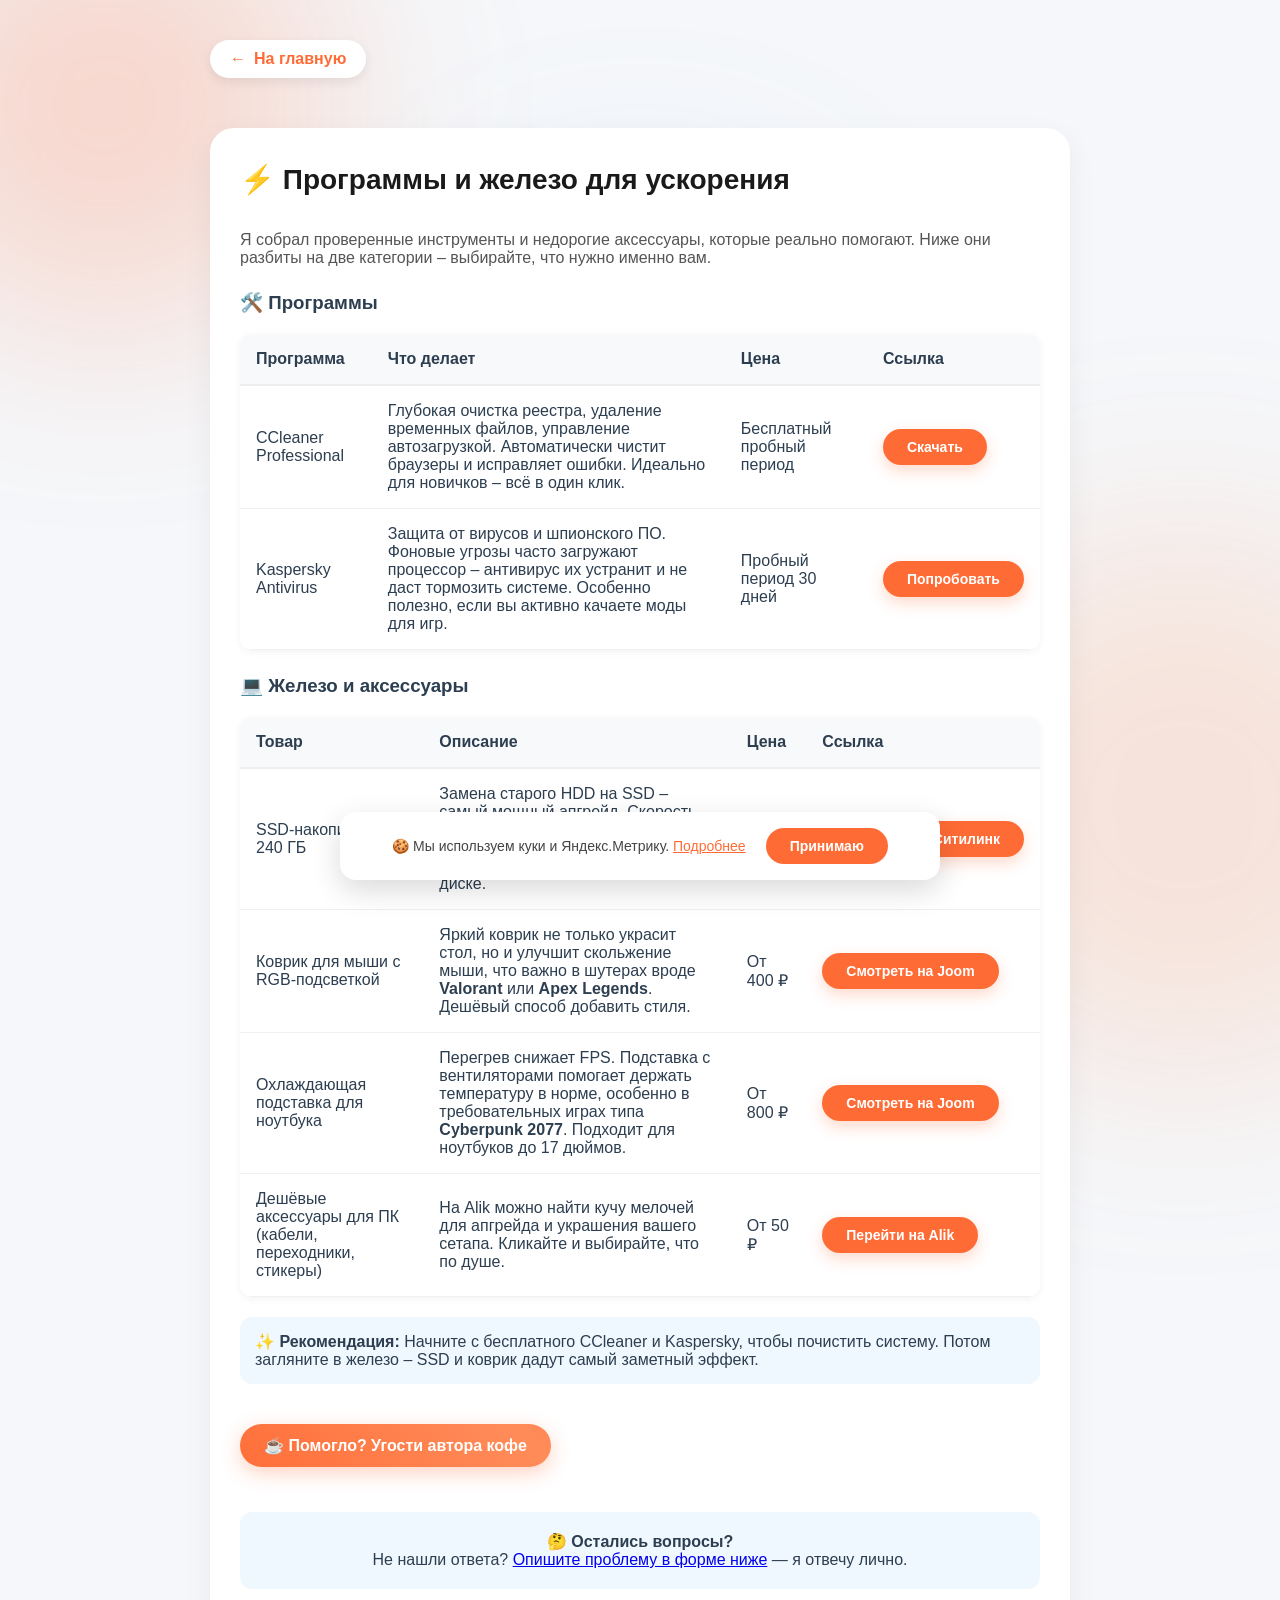
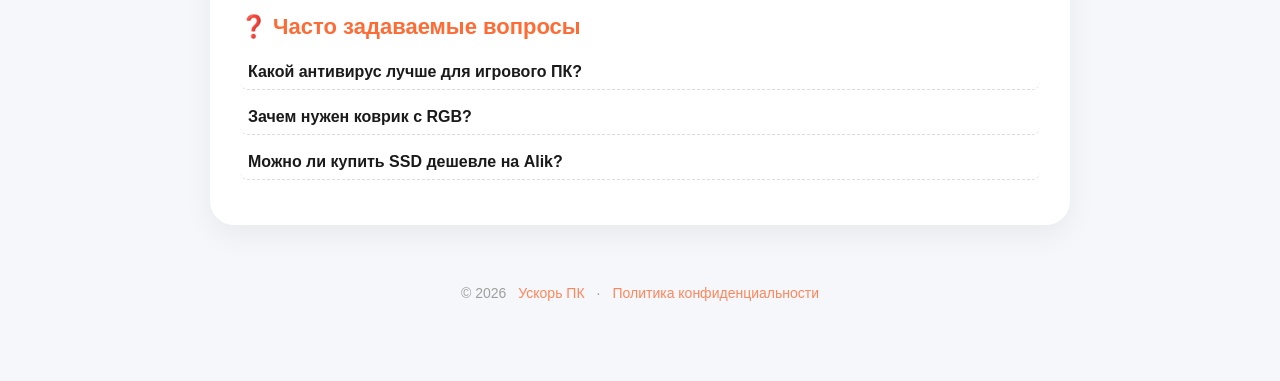
<file: article/programs.html>
<!DOCTYPE html>
<html lang="ru">
<head>
  <meta charset="UTF-8">
  <meta name="viewport" content="width=device-width, initial-scale=1.0">
  <title>⚡ Программы и железо для ускорения ПК | Ускорь ПК</title>
  <meta name="description" content="Проверенные утилиты, SSD, коврики, подставки. Всё для апгрейда компьютера без лишних трат.">
  <link rel="stylesheet" href="/style.css">
  <!-- Яндекс.Метрика -->
  <script type="text/javascript">
    (function(m,e,t,r,i,k,a){m[i]=m[i]||function(){(m[i].a=m[i].a||[]).push(arguments)};
    m[i].l=1*new Date();
    for (var j = 0; j < document.scripts.length; j++) {if (document.scripts[j].src === r) { return; }}
    k=e.createElement(t),a=e.getElementsByTagName(t)[0],k.async=1,k.src=r,a.parentNode.insertBefore(k,a)})
    (window, document, "script", "https://mc.yandex.ru/metrika/tag.js", "ym");
    ym(109547393, "init", {
      clickmap:true,
      trackLinks:true,
      accurateTrackBounce:true,
      webvisor:true
    });
  </script>
  <noscript><div><img src="https://mc.yandex.ru/watch/109547393" style="position:absolute; left:-9999px;" alt="" /></div></noscript>
</head>
<body>
  <div class="decor-spot spot-1"></div>
  <div class="decor-spot spot-2"></div>
  <div class="decor-spot spot-3"></div>
  <div class="reading-progress" id="readingProgress"></div>

  <div class="landing">
    <a href="/" class="back-btn"><span>←</span> На главную</a>
    <div class="content-box" style="display:block;">
      <h2>⚡ Программы и железо для ускорения</h2>
      <p style="margin-bottom:20px; color:#555;">Я собрал проверенные инструменты и недорогие аксессуары, которые реально помогают. Ниже они разбиты на две категории – выбирайте, что нужно именно вам.</p>

      <h3 style="margin-top:25px;">🛠️ Программы</h3>
      <div class="table-wrapper">
        <table class="clean-table">
          <tr><th>Программа</th><th>Что делает</th><th>Цена</th><th>Ссылка</th></tr>
          <tr>
            <td>CCleaner Professional</td>
            <td>Глубокая очистка реестра, удаление временных файлов, управление автозагрузкой. Автоматически чистит браузеры и исправляет ошибки. Идеально для новичков – всё в один клик.</td>
            <td>Бесплатный пробный период</td>
            <td><a href="#" class="btn-tilda affiliate-link">Скачать</a></td>
          </tr>
          <tr>
            <td>Kaspersky Antivirus</td>
            <td>Защита от вирусов и шпионского ПО. Фоновые угрозы часто загружают процессор – антивирус их устранит и не даст тормозить системе. Особенно полезно, если вы активно качаете моды для игр.</td>
            <td>Пробный период 30 дней</td>
            <td><a href="#" class="btn-tilda affiliate-link">Попробовать</a></td>
          </tr>
        </table>
      </div>

      <h3 style="margin-top:25px;">💻 Железо и аксессуары</h3>
      <div class="table-wrapper">
        <table class="clean-table">
          <tr><th>Товар</th><th>Описание</th><th>Цена</th><th>Ссылка</th></tr>
          <tr>
            <td>SSD-накопитель на 240 ГБ</td>
            <td>Замена старого HDD на SSD – самый мощный апгрейд. Скорость загрузки Windows и игр сокращается в 3-5 раз. Рекомендую всем, кто ещё сидит на обычном жёстком диске.</td>
            <td>От 1500 ₽</td>
            <td><a href="#" class="btn-tilda affiliate-link">Выбрать на Ситилинк</a></td>
          </tr>
          <tr>
            <td>Коврик для мыши с RGB-подсветкой</td>
            <td>Яркий коврик не только украсит стол, но и улучшит скольжение мыши, что важно в шутерах вроде <strong>Valorant</strong> или <strong>Apex Legends</strong>. Дешёвый способ добавить стиля.</td>
            <td>От 400 ₽</td>
            <td><a href="https://aflink.ru/g/18vhi6r5cvf10c2e97fc79deb39b46/?erid=5jtCeReNwxHpfQTFuc3CS5J" class="btn-tilda affiliate-link">Смотреть на Joom</a></td>
          </tr>
          <tr>
            <td>Охлаждающая подставка для ноутбука</td>
            <td>Перегрев снижает FPS. Подставка с вентиляторами помогает держать температуру в норме, особенно в требовательных играх типа <strong>Cyberpunk 2077</strong>. Подходит для ноутбуков до 17 дюймов.</td>
            <td>От 800 ₽</td>
            <td><a href="https://aflink.ru/g/18vhi6r5cvf10c2e97fc79deb39b46/?erid=5jtCeReNwxHpfQTFuc3CS5J" class="btn-tilda affiliate-link">Смотреть на Joom</a></td>
          </tr>
          <tr>
            <td>Дешёвые аксессуары для ПК (кабели, переходники, стикеры)</td>
            <td>На Alik можно найти кучу мелочей для апгрейда и украшения вашего сетапа. Кликайте и выбирайте, что по душе.</td>
            <td>От 50 ₽</td>
            <td><a href="https://rzekl.com/c/1e8d114494f10c2e97fc16525dc3e8/" class="btn-tilda affiliate-link">Перейти на Alik</a></td>
          </tr>
        </table>
      </div>

      <div class="advice-block"><strong>✨ Рекомендация:</strong> Начните с бесплатного CCleaner и Kaspersky, чтобы почистить систему. Потом загляните в железо – SSD и коврик дадут самый заметный эффект.</div>
      <a href="https://boosty.to/igrip/donate" class="donate-link" target="_blank">☕ Помогло? Угости автора кофе</a>
      <div style="margin-top:25px; background:#f0f8ff; padding:20px; border-radius:12px; text-align:center;"><strong>🤔 Остались вопросы?</strong><br>Не нашли ответа? <a href="#" onclick="scrollToForm(); return false;">Опишите проблему в форме ниже</a> — я отвечу лично.</div>
      <div class="faq-section">
        <h3>❓ Часто задаваемые вопросы</h3>
        <div class="faq-item"><div class="faq-question">Какой антивирус лучше для игрового ПК?</div><div class="faq-answer">Kaspersky или встроенный Защитник Windows + разовые сканеры. Главное — не ставить два одновременно.</div></div>
        <div class="faq-item"><div class="faq-question">Зачем нужен коврик с RGB?</div><div class="faq-answer">Это не только красиво, но и улучшает контроль мыши за счёт однородной поверхности. Плюс поднимает настроение в тёмной комнате.</div></div>
        <div class="faq-item"><div class="faq-question">Можно ли купить SSD дешевле на Alik?</div><div class="faq-answer">Да, но будьте осторожны с продавцами. Лучше брать проверенные бренды (Kingston, Crucial) в официальных магазинах.</div></div>
      </div>
    </div>
    <div class="site-footer">
      © 2026 <span>Ускорь ПК</span> · <a href="/privacy">Политика конфиденциальности</a>
    </div>
  </div>

  <button class="scroll-top-btn" id="scrollTopBtn" onclick="window.scrollTo({top:0,behavior:'smooth'})"><span>↑</span></button>
  <div class="cookie-consent" id="cookieConsent">
    <span>🍪 Мы используем куки и Яндекс.Метрику. <a href="/privacy">Подробнее</a></span>
    <button onclick="acceptCookies()">Принимаю</button>
  </div>

  <script>
    window.addEventListener('scroll', () => {
      const winScroll = document.body.scrollTop || document.documentElement.scrollTop;
      const height = document.documentElement.scrollHeight - document.documentElement.clientHeight;
      document.getElementById('readingProgress').style.width = (winScroll / height) * 100 + '%';
      document.getElementById('scrollTopBtn').classList.toggle('visible', winScroll > 500);
    });
    function acceptCookies() {
      localStorage.setItem('cookie_accepted','true');
      document.getElementById('cookieConsent').classList.add('hidden');
    }
    if (localStorage.getItem('cookie_accepted') === 'true') {
      document.getElementById('cookieConsent').classList.add('hidden');
    }
    document.querySelectorAll('.faq-question').forEach(q => q.addEventListener('click', function() {
      this.parentElement.classList.toggle('open');
    }));
  </script>
</body>
</html>
</file>
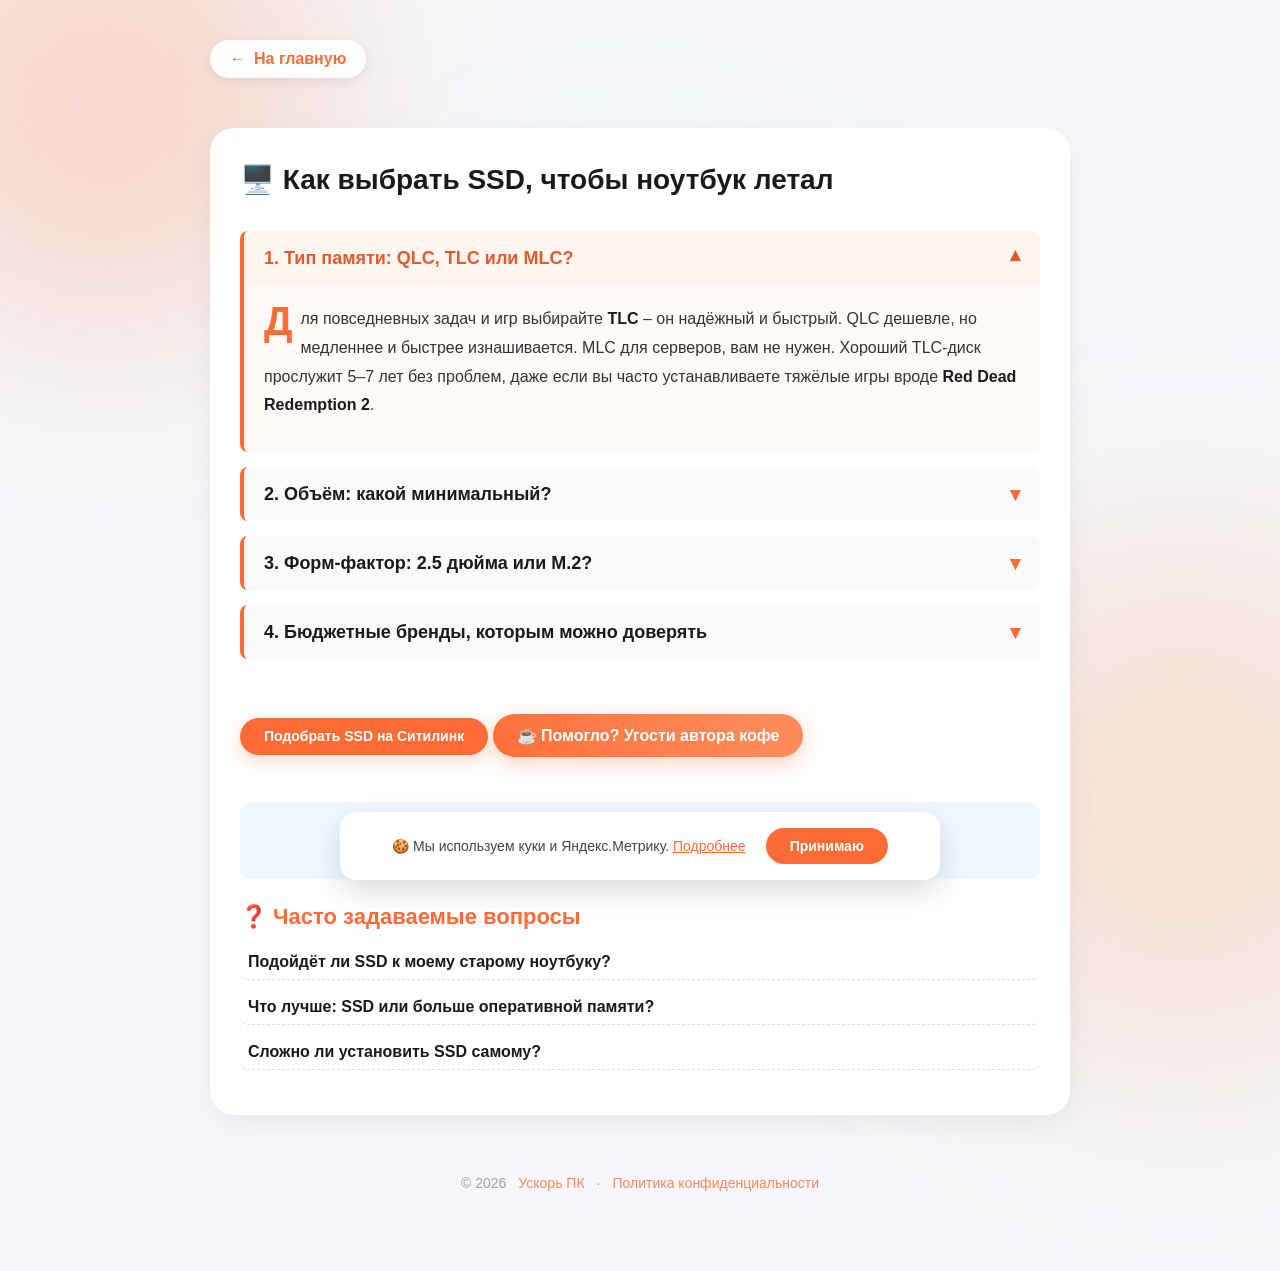
<file: article/ssd.html>
<!DOCTYPE html>
<html lang="ru">
<head>
  <meta charset="UTF-8">
  <meta name="viewport" content="width=device-width, initial-scale=1.0">
  <title>🖥️ Как выбрать SSD, чтобы ноутбук летал | Ускорь ПК</title>
  <meta name="description" content="Выбор SSD: типы памяти, объём, форм-фактор, бренды. Простые советы для апгрейда ноутбука или ПК.">
  <link rel="stylesheet" href="/style.css">
  <!-- Яндекс.Метрика -->
  <script type="text/javascript">
    (function(m,e,t,r,i,k,a){m[i]=m[i]||function(){(m[i].a=m[i].a||[]).push(arguments)};
    m[i].l=1*new Date();
    for (var j = 0; j < document.scripts.length; j++) {if (document.scripts[j].src === r) { return; }}
    k=e.createElement(t),a=e.getElementsByTagName(t)[0],k.async=1,k.src=r,a.parentNode.insertBefore(k,a)})
    (window, document, "script", "https://mc.yandex.ru/metrika/tag.js", "ym");
    ym(109547393, "init", {
      clickmap:true,
      trackLinks:true,
      accurateTrackBounce:true,
      webvisor:true
    });
  </script>
  <noscript><div><img src="https://mc.yandex.ru/watch/109547393" style="position:absolute; left:-9999px;" alt="" /></div></noscript>
</head>
<body>
  <div class="decor-spot spot-1"></div>
  <div class="decor-spot spot-2"></div>
  <div class="decor-spot spot-3"></div>
  <div class="reading-progress" id="readingProgress"></div>

  <div class="landing">
    <a href="/" class="back-btn"><span>←</span> На главную</a>
    <div class="content-box" style="display:block;">
      <h2>🖥️ Как выбрать SSD, чтобы ноутбук летал</h2>
      <div class="accordion-item">
        <div class="accordion-header active" onclick="this.classList.toggle('active'); this.nextElementSibling.classList.toggle('open')">1. Тип памяти: QLC, TLC или MLC?</div>
        <div class="accordion-body open">
          <p>Для повседневных задач и игр выбирайте <strong>TLC</strong> – он надёжный и быстрый. QLC дешевле, но медленнее и быстрее изнашивается. MLC для серверов, вам не нужен. Хороший TLC-диск прослужит 5–7 лет без проблем, даже если вы часто устанавливаете тяжёлые игры вроде <strong>Red Dead Redemption 2</strong>.</p>
        </div>
      </div>
      <div class="accordion-item">
        <div class="accordion-header" onclick="this.classList.toggle('active'); this.nextElementSibling.classList.toggle('open')">2. Объём: какой минимальный?</div>
        <div class="accordion-body">
          <p><strong>240 ГБ</strong> – минимум для Windows, браузера и пары любимых игр. Если планируете держать коллекцию из <strong>GTA V</strong>, <strong>Cyberpunk 2077</strong> и других хитов, берите от 500 ГБ. Бюджетный вариант: SSD 240 ГБ + старый HDD для файлов.</p>
        </div>
      </div>
      <div class="accordion-item">
        <div class="accordion-header" onclick="this.classList.toggle('active'); this.nextElementSibling.classList.toggle('open')">3. Форм-фактор: 2.5 дюйма или M.2?</div>
        <div class="accordion-body">
          <p><strong>M.2</strong> – маленькая плата, скорость до 3500 МБ/с, идеально для современных ноутбуков. <strong>2.5" SATA</strong> – универсальный, подходит даже к старым моделям. Перед покупкой проверьте, какой разъём есть у вас (обычно написано в характеристиках ноутбука).</p>
        </div>
      </div>
      <div class="accordion-item">
        <div class="accordion-header" onclick="this.classList.toggle('active'); this.nextElementSibling.classList.toggle('open')">4. Бюджетные бренды, которым можно доверять</div>
        <div class="accordion-body">
          <ul>
            <li>Kingston (линейка A400) – дёшево и сердито</li>
            <li>Crucial (BX500 или P3) – хорошее соотношение цены и скорости</li>
            <li>Samsung (870 EVO для SATA, 980 для NVMe) – чуть дороже, но топовая надёжность</li>
          </ul>
          <p>Гарантия 3–5 лет. После установки SSD вы удивитесь, как быстро загружается Windows и такие игры, как <strong>Starfield</strong>.</p>
        </div>
      </div>
      <a href="#" class="btn-tilda affiliate-link" style="margin-top:20px;" target="_blank">Подобрать SSD на Ситилинк</a>
      <a href="https://boosty.to/igrip/donate" class="donate-link" target="_blank">☕ Помогло? Угости автора кофе</a>
      <div style="margin-top:25px; background:#f0f8ff; padding:20px; border-radius:12px; text-align:center;"><strong>🤔 Остались вопросы?</strong><br>Не нашли ответа? <a href="#" onclick="scrollToForm(); return false;">Опишите проблему в форме ниже</a> — я отвечу лично.</div>
      <div class="faq-section">
        <h3>❓ Часто задаваемые вопросы</h3>
        <div class="faq-item"><div class="faq-question">Подойдёт ли SSD к моему старому ноутбуку?</div><div class="faq-answer">Если ноутбуку меньше 10 лет, скорее всего да. Проверьте наличие разъёма SATA или M.2 в характеристиках.</div></div>
        <div class="faq-item"><div class="faq-question">Что лучше: SSD или больше оперативной памяти?</div><div class="faq-answer">Если у вас 4 ГБ ОЗУ или меньше, сначала добавьте память. Если 8 ГБ и больше — SSD даст больший прирост скорости.</div></div>
        <div class="faq-item"><div class="faq-question">Сложно ли установить SSD самому?</div><div class="faq-answer">Для настольного ПК — элементарно. Для ноутбука — чуть сложнее, но в интернете полно видеоинструкций.</div></div>
      </div>
    </div>
    <div class="site-footer">
      © 2026 <span>Ускорь ПК</span> · <a href="/privacy">Политика конфиденциальности</a>
    </div>
  </div>

  <button class="scroll-top-btn" id="scrollTopBtn" onclick="window.scrollTo({top:0,behavior:'smooth'})"><span>↑</span></button>
  <div class="cookie-consent" id="cookieConsent">
    <span>🍪 Мы используем куки и Яндекс.Метрику. <a href="/privacy">Подробнее</a></span>
    <button onclick="acceptCookies()">Принимаю</button>
  </div>

  <script>
    window.addEventListener('scroll', () => {
      const winScroll = document.body.scrollTop || document.documentElement.scrollTop;
      const height = document.documentElement.scrollHeight - document.documentElement.clientHeight;
      document.getElementById('readingProgress').style.width = (winScroll / height) * 100 + '%';
      document.getElementById('scrollTopBtn').classList.toggle('visible', winScroll > 500);
    });
    function acceptCookies() {
      localStorage.setItem('cookie_accepted','true');
      document.getElementById('cookieConsent').classList.add('hidden');
    }
    if (localStorage.getItem('cookie_accepted') === 'true') {
      document.getElementById('cookieConsent').classList.add('hidden');
    }
    document.querySelectorAll('.faq-question').forEach(q => q.addEventListener('click', function() {
      this.parentElement.classList.toggle('open');
    }));
  </script>
</body>
</html>
</file>
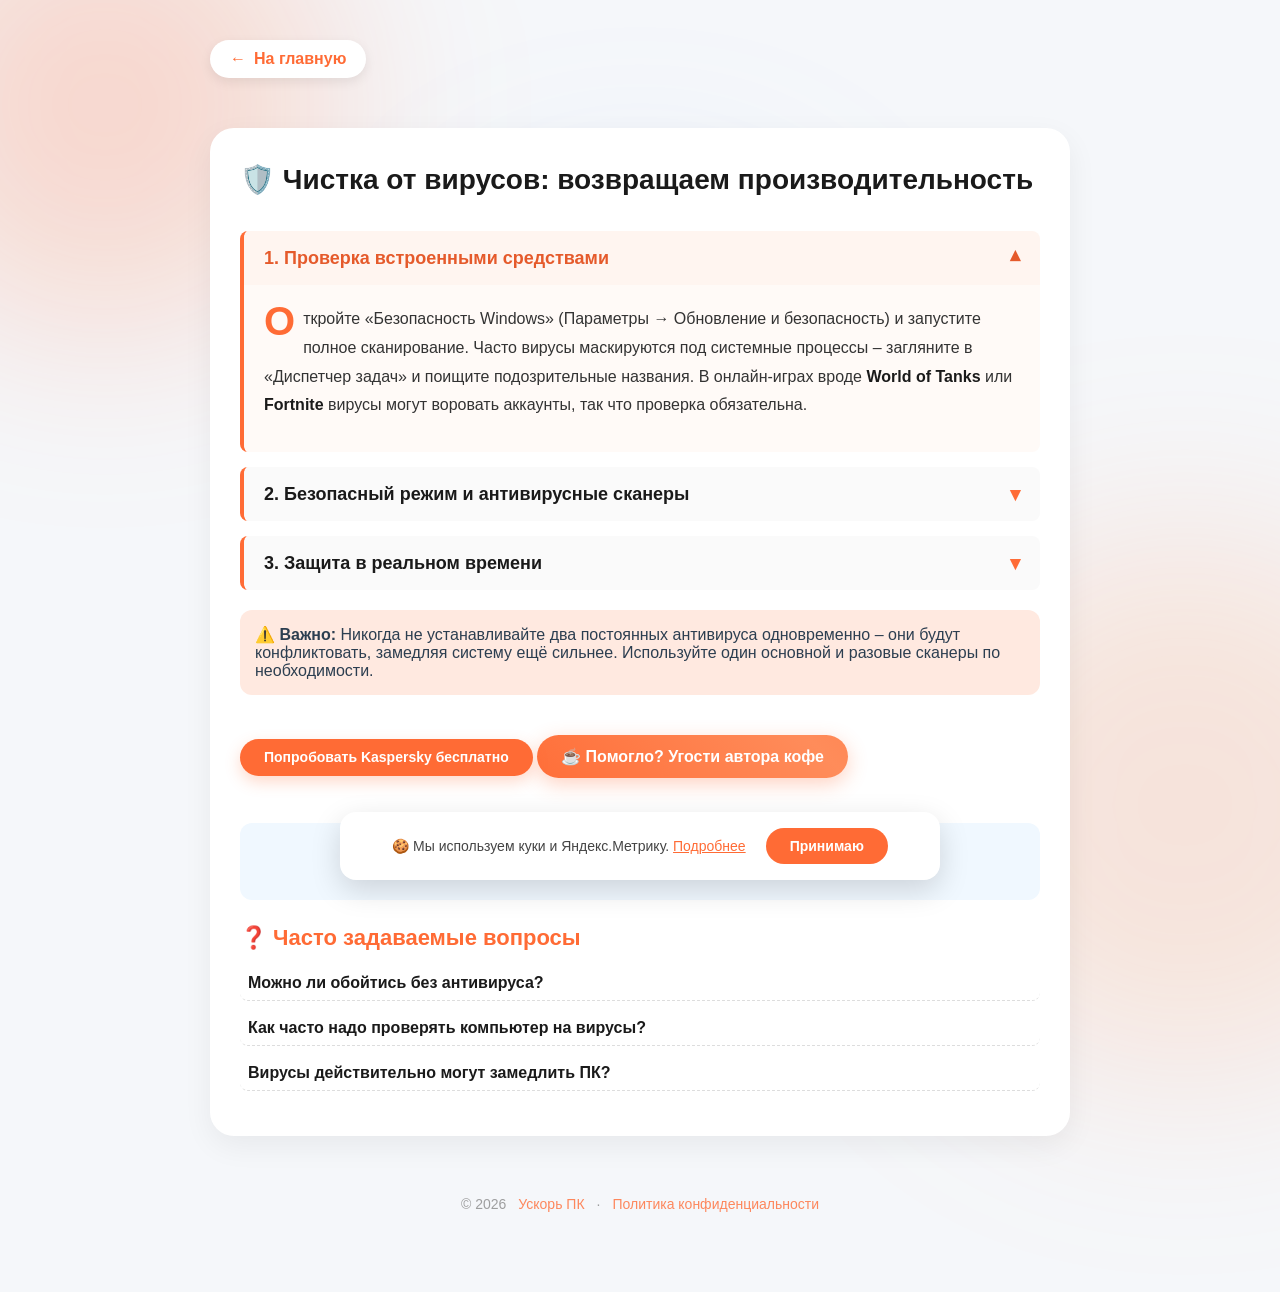
<file: article/virus.html>
<!DOCTYPE html>
<html lang="ru">
<head>
  <meta charset="UTF-8">
  <meta name="viewport" content="width=device-width, initial-scale=1.0">
  <title>🛡️ Чистка от вирусов: возвращаем производительность | Ускорь ПК</title>
  <meta name="description" content="Встроенные средства Windows, безопасный режим, Kaspersky. Как очистить компьютер от вирусов и ускорить систему.">
  <link rel="stylesheet" href="/style.css">
  <!-- Яндекс.Метрика -->
  <script type="text/javascript">
    (function(m,e,t,r,i,k,a){m[i]=m[i]||function(){(m[i].a=m[i].a||[]).push(arguments)};
    m[i].l=1*new Date();
    for (var j = 0; j < document.scripts.length; j++) {if (document.scripts[j].src === r) { return; }}
    k=e.createElement(t),a=e.getElementsByTagName(t)[0],k.async=1,k.src=r,a.parentNode.insertBefore(k,a)})
    (window, document, "script", "https://mc.yandex.ru/metrika/tag.js", "ym");
    ym(109547393, "init", {
      clickmap:true,
      trackLinks:true,
      accurateTrackBounce:true,
      webvisor:true
    });
  </script>
  <noscript><div><img src="https://mc.yandex.ru/watch/109547393" style="position:absolute; left:-9999px;" alt="" /></div></noscript>
</head>
<body>
  <div class="decor-spot spot-1"></div>
  <div class="decor-spot spot-2"></div>
  <div class="decor-spot spot-3"></div>
  <div class="reading-progress" id="readingProgress"></div>

  <div class="landing">
    <a href="/" class="back-btn"><span>←</span> На главную</a>
    <div class="content-box" style="display:block;">
      <h2>🛡️ Чистка от вирусов: возвращаем производительность</h2>
      <div class="accordion-item">
        <div class="accordion-header active" onclick="this.classList.toggle('active'); this.nextElementSibling.classList.toggle('open')">1. Проверка встроенными средствами</div>
        <div class="accordion-body open">
          <p>Откройте «Безопасность Windows» (Параметры → Обновление и безопасность) и запустите полное сканирование. Часто вирусы маскируются под системные процессы – загляните в «Диспетчер задач» и поищите подозрительные названия. В онлайн-играх вроде <strong>World of Tanks</strong> или <strong>Fortnite</strong> вирусы могут воровать аккаунты, так что проверка обязательна.</p>
        </div>
      </div>
      <div class="accordion-item">
        <div class="accordion-header" onclick="this.classList.toggle('active'); this.nextElementSibling.classList.toggle('open')">2. Безопасный режим и антивирусные сканеры</div>
        <div class="accordion-body">
          <p>Загрузитесь в безопасном режиме (удерживайте Shift при перезагрузке). Там запустите бесплатный сканер <strong>Dr.Web CureIt!</strong> или <strong>Kaspersky</strong>. Они не конфликтуют с основным антивирусом и находят даже скрытые угрозы.</p>
        </div>
      </div>
      <div class="accordion-item">
        <div class="accordion-header" onclick="this.classList.toggle('active'); this.nextElementSibling.classList.toggle('open')">3. Защита в реальном времени</div>
        <div class="accordion-body">
          <p>Установите надёжный антивирус (например, Kaspersky) – он будет блокировать угрозы на лету и не даст замедлить систему. Особенно актуально, если вы любите качать моды для <strong>Skyrim</strong> или <strong>The Sims 4</strong> с непроверенных сайтов.</p>
        </div>
      </div>
      <div class="warning-block"><strong>⚠️ Важно:</strong> Никогда не устанавливайте два постоянных антивируса одновременно – они будут конфликтовать, замедляя систему ещё сильнее. Используйте один основной и разовые сканеры по необходимости.</div>
      <a href="#" class="btn-tilda affiliate-link" style="margin-top:20px;" target="_blank">Попробовать Kaspersky бесплатно</a>
      <a href="https://boosty.to/igrip/donate" class="donate-link" target="_blank">☕ Помогло? Угости автора кофе</a>
      <div style="margin-top:25px; background:#f0f8ff; padding:20px; border-radius:12px; text-align:center;"><strong>🤔 Остались вопросы?</strong><br>Не нашли ответа? <a href="#" onclick="scrollToForm(); return false;">Опишите проблему в форме ниже</a> — я отвечу лично.</div>
      <div class="faq-section">
        <h3>❓ Часто задаваемые вопросы</h3>
        <div class="faq-item"><div class="faq-question">Можно ли обойтись без антивируса?</div><div class="faq-answer">Встроенного Защитника Windows достаточно для повседневного использования, если не посещаете сомнительные сайты. Но для спокойствия лучше иметь надёжный антивирус.</div></div>
        <div class="faq-item"><div class="faq-question">Как часто надо проверять компьютер на вирусы?</div><div class="faq-answer">Раз в месяц полным сканированием. Плюс внеочередные проверки после установки пиратского софта или модов.</div></div>
        <div class="faq-item"><div class="faq-question">Вирусы действительно могут замедлить ПК?</div><div class="faq-answer">Да, некоторые вредоносные программы майнят криптовалюту в фоне, загружая процессор на 100%.</div></div>
      </div>
    </div>
    <div class="site-footer">
      © 2026 <span>Ускорь ПК</span> · <a href="/privacy">Политика конфиденциальности</a>
    </div>
  </div>

  <button class="scroll-top-btn" id="scrollTopBtn" onclick="window.scrollTo({top:0,behavior:'smooth'})"><span>↑</span></button>
  <div class="cookie-consent" id="cookieConsent">
    <span>🍪 Мы используем куки и Яндекс.Метрику. <a href="/privacy">Подробнее</a></span>
    <button onclick="acceptCookies()">Принимаю</button>
  </div>

  <script>
    window.addEventListener('scroll', () => {
      const winScroll = document.body.scrollTop || document.documentElement.scrollTop;
      const height = document.documentElement.scrollHeight - document.documentElement.clientHeight;
      document.getElementById('readingProgress').style.width = (winScroll / height) * 100 + '%';
      document.getElementById('scrollTopBtn').classList.toggle('visible', winScroll > 500);
    });
    function acceptCookies() {
      localStorage.setItem('cookie_accepted','true');
      document.getElementById('cookieConsent').classList.add('hidden');
    }
    if (localStorage.getItem('cookie_accepted') === 'true') {
      document.getElementById('cookieConsent').classList.add('hidden');
    }
    document.querySelectorAll('.faq-question').forEach(q => q.addEventListener('click', function() {
      this.parentElement.classList.toggle('open');
    }));
  </script>
</body>
</html>
</file>
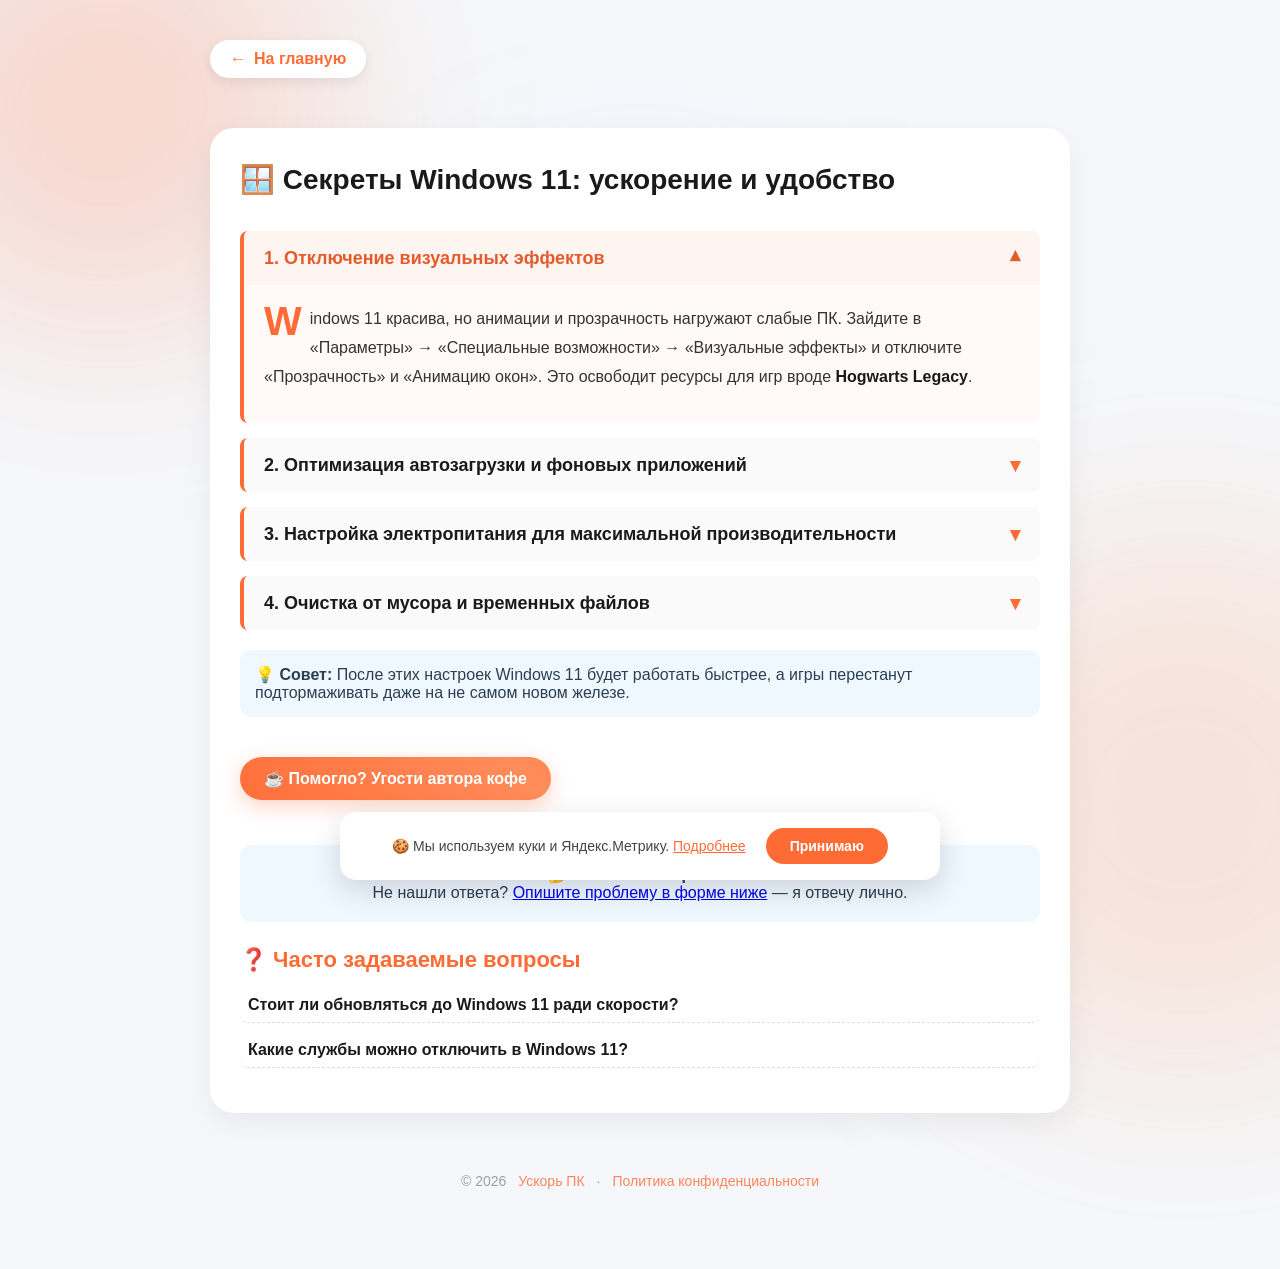
<file: article/windows11.html>
<!DOCTYPE html>
<html lang="ru">
<head>
  <meta charset="UTF-8">
  <meta name="viewport" content="width=device-width, initial-scale=1.0">
  <title>🪟 Секреты Windows 11: ускорение и удобство | Ускорь ПК</title>
  <meta name="description" content="Настройка визуальных эффектов, автозагрузки, электропитания. Как ускорить Windows 11.">
  <link rel="stylesheet" href="/style.css">
  <!-- Яндекс.Метрика -->
  <script type="text/javascript">
    (function(m,e,t,r,i,k,a){m[i]=m[i]||function(){(m[i].a=m[i].a||[]).push(arguments)};
    m[i].l=1*new Date();
    for (var j = 0; j < document.scripts.length; j++) {if (document.scripts[j].src === r) { return; }}
    k=e.createElement(t),a=e.getElementsByTagName(t)[0],k.async=1,k.src=r,a.parentNode.insertBefore(k,a)})
    (window, document, "script", "https://mc.yandex.ru/metrika/tag.js", "ym");
    ym(109547393, "init", {
      clickmap:true,
      trackLinks:true,
      accurateTrackBounce:true,
      webvisor:true
    });
  </script>
  <noscript><div><img src="https://mc.yandex.ru/watch/109547393" style="position:absolute; left:-9999px;" alt="" /></div></noscript>
</head>
<body>
  <div class="decor-spot spot-1"></div>
  <div class="decor-spot spot-2"></div>
  <div class="decor-spot spot-3"></div>
  <div class="reading-progress" id="readingProgress"></div>

  <div class="landing">
    <a href="/" class="back-btn"><span>←</span> На главную</a>
    <div class="content-box" style="display:block;">
      <h2>🪟 Секреты Windows 11: ускорение и удобство</h2>
      <div class="accordion-item">
        <div class="accordion-header active" onclick="this.classList.toggle('active'); this.nextElementSibling.classList.toggle('open')">1. Отключение визуальных эффектов</div>
        <div class="accordion-body open">
          <p>Windows 11 красива, но анимации и прозрачность нагружают слабые ПК. Зайдите в «Параметры» → «Специальные возможности» → «Визуальные эффекты» и отключите «Прозрачность» и «Анимацию окон». Это освободит ресурсы для игр вроде <strong>Hogwarts Legacy</strong>.</p>
        </div>
      </div>
      <div class="accordion-item">
        <div class="accordion-header" onclick="this.classList.toggle('active'); this.nextElementSibling.classList.toggle('open')">2. Оптимизация автозагрузки и фоновых приложений</div>
        <div class="accordion-body">
          <p>Многие приложения прописываются в автозагрузку и работают в фоне. Нажмите <code>Ctrl+Shift+Esc</code> → вкладка «Автозагрузка» и отключите всё лишнее. Затем в «Параметры» → «Приложения» → «Автозагрузка» проверьте ещё раз.</p>
        </div>
      </div>
      <div class="accordion-item">
        <div class="accordion-header" onclick="this.classList.toggle('active'); this.nextElementSibling.classList.toggle('open')">3. Настройка электропитания для максимальной производительности</div>
        <div class="accordion-body">
          <p>Откройте «Панель управления» → «Электропитание» и выберите схему «Высокая производительность». Если её нет, нажмите «Создать схему» и выберите «Высокая производительность». Это уберёт ограничения процессора и видеокарты.</p>
        </div>
      </div>
      <div class="accordion-item">
        <div class="accordion-header" onclick="this.classList.toggle('active'); this.nextElementSibling.classList.toggle('open')">4. Очистка от мусора и временных файлов</div>
        <div class="accordion-body">
          <p>Используйте встроенную утилиту «Очистка диска» (<code>cleanmgr</code>) и регулярно удаляйте временные файлы. Дополнительно можно использовать бесплатный CCleaner для более глубокой очистки реестра.</p>
        </div>
      </div>
      <div class="advice-block"><strong>💡 Совет:</strong> После этих настроек Windows 11 будет работать быстрее, а игры перестанут подтормаживать даже на не самом новом железе.</div>
      <a href="https://boosty.to/igrip/donate" class="donate-link" target="_blank">☕ Помогло? Угости автора кофе</a>
      <div style="margin-top:25px; background:#f0f8ff; padding:20px; border-radius:12px; text-align:center;"><strong>🤔 Остались вопросы?</strong><br>Не нашли ответа? <a href="#" onclick="scrollToForm(); return false;">Опишите проблему в форме ниже</a> — я отвечу лично.</div>
      <div class="faq-section">
        <h3>❓ Часто задаваемые вопросы</h3>
        <div class="faq-item"><div class="faq-question">Стоит ли обновляться до Windows 11 ради скорости?</div><div class="faq-answer">Если у вас современный ПК (вышел после 2020 года), то да – оптимизация стала лучше. На старых машинах разницы почти нет.</div></div>
        <div class="faq-item"><div class="faq-question">Какие службы можно отключить в Windows 11?</div><div class="faq-answer">Диагностику, печать (если нет принтера), Xbox Live (если не играете). Но будьте осторожны, отключайте только то, в чём уверены.</div></div>
      </div>
    </div>
    <div class="site-footer">
      © 2026 <span>Ускорь ПК</span> · <a href="/privacy">Политика конфиденциальности</a>
    </div>
  </div>

  <button class="scroll-top-btn" id="scrollTopBtn" onclick="window.scrollTo({top:0,behavior:'smooth'})"><span>↑</span></button>
  <div class="cookie-consent" id="cookieConsent">
    <span>🍪 Мы используем куки и Яндекс.Метрику. <a href="/privacy">Подробнее</a></span>
    <button onclick="acceptCookies()">Принимаю</button>
  </div>

  <script>
    window.addEventListener('scroll', () => {
      const winScroll = document.body.scrollTop || document.documentElement.scrollTop;
      const height = document.documentElement.scrollHeight - document.documentElement.clientHeight;
      document.getElementById('readingProgress').style.width = (winScroll / height) * 100 + '%';
      document.getElementById('scrollTopBtn').classList.toggle('visible', winScroll > 500);
    });
    function acceptCookies() {
      localStorage.setItem('cookie_accepted','true');
      document.getElementById('cookieConsent').classList.add('hidden');
    }
    if (localStorage.getItem('cookie_accepted') === 'true') {
      document.getElementById('cookieConsent').classList.add('hidden');
    }
    document.querySelectorAll('.faq-question').forEach(q => q.addEventListener('click', function() {
      this.parentElement.classList.toggle('open');
    }));
  </script>
</body>
</html>
</file>
<file: style.css>
/* =========================================
   ГЛОБАЛЬНЫЕ СТИЛИ
   ========================================= */
* { margin: 0; padding: 0; box-sizing: border-box; }
body {
  background: #f5f7fa !important;
  min-height: 100vh;
  font-family: 'Roboto', 'Open Sans', sans-serif;
  color: #2c3e50;
  position: relative;
  overflow-x: hidden;
  transition: background 0.3s, color 0.3s;
}
body.dark {
  background: #1a1d2e !important;
  color: #d0d0d0;
}

/* Декоративные пятна */
.decor-spot {
  position: fixed;
  border-radius: 50%;
  filter: blur(100px);
  z-index: 0;
  pointer-events: none;
  transition: opacity 0.3s;
}
.decor-spot.spot-1 {
  width: 450px; height: 450px;
  background: rgba(255,107,53,0.22);
  top: -120px; left: -120px;
}
.decor-spot.spot-2 {
  width: 550px; height: 550px;
  background: rgba(255,140,80,0.18);
  bottom: -180px; right: -180px;
}
.decor-spot.spot-3 {
  width: 380px; height: 380px;
  background: rgba(100,160,255,0.16);
  top: 45%; left: 50%;
  transform: translate(-50%, -50%);
}
body.dark .decor-spot { opacity: 0; }

/* Прогресс чтения */
.reading-progress {
  position: fixed; top: 0; left: 0; height: 3px;
  background: linear-gradient(90deg,#ff6b35,#ff7e5f); z-index: 10002;
  width: 0%; transition: width 0.1s ease;
}
body.dark .reading-progress {
  background: linear-gradient(90deg, #ff9f6e, #ffb08c);
}

/* =========================================
   ГЛАВНАЯ СТРАНИЦА И ОБЩИЕ ЭЛЕМЕНТЫ
   ========================================= */
.landing {
  max-width: 900px; margin: 0 auto; padding: 40px 20px 60px;
  position: relative; z-index: 1;
}
.loader {
  position: fixed; top: 0; left: 0; width: 100%; height: 100%;
  display: flex; align-items: center; justify-content: center;
  background: rgba(255,255,255,0.95); z-index: 10001;
  font-size: 60px; animation: rocketFly 1.2s ease-in-out infinite;
}
.loader.hidden { display: none; }
@keyframes rocketFly {
  0% { transform: translateY(0); opacity: 1; }
  50% { transform: translateY(-20px); opacity: 0.8; }
  100% { transform: translateY(0); opacity: 1; }
}

.hero {
  text-align: center; padding: 50px 20px 40px;
  background: linear-gradient(135deg,#ff7e5f,#ff6b35);
  border-radius: 24px; color: white; margin-bottom: 40px;
  box-shadow: 0 15px 35px rgba(255,107,53,0.3);
  transition: transform 0.3s ease, box-shadow 0.3s ease;
  position: relative; overflow: hidden;
}
.hero:hover {
  transform: translateY(-2px);
  box-shadow: 0 20px 45px rgba(255,107,53,0.4);
}
.hero h1 { font-size: 38px; font-weight: 700; margin-bottom: 15px; cursor: default; }
.hero p { font-size: 18px; opacity: 0.95; max-width: 550px; margin: 0 auto 30px; line-height: 1.5; }

/* Группа кнопок в герое */
.btn-group { display: flex; flex-wrap: wrap; gap: 12px; justify-content: center; }
.nav-btn {
  background: white; color: #ff6b35; border: none;
  padding: 14px 28px; font-size: 16px; font-weight: 600;
  border-radius: 50px; cursor: pointer;
  box-shadow: 0 6px 20px rgba(0,0,0,0.1);
  transition: all 0.3s; display: flex; align-items: center; gap: 8px;
  text-decoration: none; position: relative;
}
.nav-btn:hover {
  transform: translateY(-3px);
  box-shadow: 0 12px 28px rgba(0,0,0,0.15);
  background: #fff5f0;
}
.nav-btn.active {
  background: #ff6b35; color: white;
  box-shadow: 0 8px 25px rgba(255,107,53,0.4);
}
.nav-btn.active::after {
  content: '';
  position: absolute;
  bottom: 6px;
  left: 50%;
  transform: translateX(-50%);
  width: 8px;
  height: 8px;
  background: white;
  border-radius: 50%;
  animation: pulseDot 1.5s ease-in-out infinite;
}
@keyframes pulseDot {
  0% { box-shadow: 0 0 0 0 rgba(255,255,255,0.7); }
  70% { box-shadow: 0 0 0 10px rgba(255,255,255,0); }
  100% { box-shadow: 0 0 0 0 rgba(255,255,255,0); }
}
.nav-btn.active span { transform: scale(1.2); }
.nav-btn span { display: inline-block; transition: transform 0.2s; }
.nav-btn:hover span { transform: rotate(10deg) scale(1.1); }
.guide-btn {
  background: #fff5f0; color: #ff6b35;
  border: 2px solid #ff6b35;
}
.guide-btn:hover { background: #ff6b35; color: white; }

body.dark .nav-btn {
  background: #2a2a4a; color: #ff9f6e;
  box-shadow: 0 6px 20px rgba(0,0,0,0.3);
}
body.dark .nav-btn:hover { background: #3a3a5a; }
body.dark .nav-btn.active {
  background: #ff9f6e; color: #1a1d2e;
}
body.dark .nav-btn.active::after { background: #1a1d2e; }
body.dark .guide-btn {
  background: #2a2a4a; color: #ff9f6e;
  border-color: #ff9f6e;
}

/* =========================================
   КОНТЕНТ-БЛОКИ (статьи)
   ========================================= */
.content-box {
  display: none;
  background: white;
  border-radius: 24px;
  padding: 35px 30px;
  box-shadow: 0 10px 30px rgba(0,0,0,0.06);
  margin-top: 30px;
  animation: cardAppear 0.5s cubic-bezier(0.23, 1, 0.32, 1);
  transition: transform 0.3s, box-shadow 0.3s;
}
.content-box.active { display: block; }
.content-box:hover {
  transform: translateY(-3px);
  box-shadow: 0 15px 35px rgba(0,0,0,0.1);
}
body.dark .content-box {
  background: #232640;
  color: #d0d0d0;
  box-shadow: 0 10px 30px rgba(0,0,0,0.4);
}
body.dark .content-box:hover {
  box-shadow: 0 15px 35px rgba(255,159,110,0.15);
}
@keyframes cardAppear {
  0% { opacity: 0; transform: translateY(25px) scale(0.95); }
  60% { opacity: 1; transform: translateY(-5px) scale(1.01); }
  100% { transform: translateY(0) scale(1); }
}
.content-box h2 {
  font-size: 28px; font-weight: 700;
  margin-bottom: 35px; color: #1a1a1a;
  animation: titlePulse 2s ease-in-out infinite;
}
@keyframes titlePulse {
  0% { text-shadow: 0 0 0px rgba(255,107,53,0); }
  50% { text-shadow: 0 0 8px rgba(255,107,53,0.3); }
  100% { text-shadow: 0 0 0px rgba(255,107,53,0); }
}
body.dark .content-box h2 { color: #f0f0f0; }

/* =========================================
   АККОРДЕОНЫ И ТЕКСТ
   ========================================= */
.accordion-item {
  margin-bottom: 15px;
  border-left: 4px solid #ff6b35;
  border-radius: 8px;
  overflow: hidden;
  background: white;
  transition: box-shadow 0.3s;
}
.accordion-item:hover {
  box-shadow: 0 4px 12px rgba(0,0,0,0.05);
}
body.dark .accordion-item {
  background: #232640;
  border-left-color: #ff9f6e;
}
body.dark .accordion-item:hover {
  box-shadow: 0 4px 12px rgba(255,159,110,0.15);
}
.accordion-header {
  padding: 15px 20px;
  background: #fafafa;
  cursor: pointer;
  font-size: 18px;
  font-weight: 600;
  color: #1a1a1a;
  display: flex;
  justify-content: space-between;
  align-items: center;
  transition: all 0.2s;
  user-select: none;
}
.accordion-header:hover { background: #f0f0f0; }
.accordion-header::after {
  content: '▾';
  font-size: 20px;
  color: #ff6b35;
  transition: transform 0.2s, color 0.2s;
}
.accordion-header.active {
  background: #fff5f0;
  color: #e55a2b;
}
.accordion-header.active::after {
  transform: rotate(180deg);
  color: #e55a2b;
}
body.dark .accordion-header {
  background: #2a2a4a;
  color: #ddd;
}
body.dark .accordion-header:hover { background: #3a3a5a; }
body.dark .accordion-header.active {
  background: #3d2a2a;
  color: #ff9f6e;
}
body.dark .accordion-header::after { color: #ff9f6e; }
.accordion-body {
  padding: 0 20px;
  max-height: 0;
  overflow: hidden;
  transition: max-height 0.4s ease, padding 0.4s ease, background 0.3s;
  background: #fdfdfd;
}
.accordion-body.open {
  max-height: 2000px;
  padding: 20px;
  background: #fffaf7;
}
body.dark .accordion-body { background: #1a1d2e; }
body.dark .accordion-body.open { background: #232640; }
.accordion-body p {
  color: #333;
  line-height: 1.8;
  font-size: 16px;
  margin-bottom: 12px;
  position: relative;
}
body.dark .accordion-body p { color: #d0d0d0; }
.accordion-body p:first-of-type::first-letter {
  font-size: 2.5em;
  font-weight: 700;
  color: #ff6b35;
  float: left;
  margin: 0 8px 0 0;
  line-height: 0.8;
}
body.dark .accordion-body p:first-of-type::first-letter { color: #ff9f6e; }
.accordion-body ul {
  list-style: none;
  padding-left: 5px;
}
.accordion-body ul li {
  padding-left: 28px;
  position: relative;
  margin-bottom: 8px;
  transition: transform 0.2s;
}
.accordion-body ul li::before {
  content: '✓';
  position: absolute;
  left: 0;
  top: 0;
  color: #ff6b35;
  font-weight: bold;
  font-size: 18px;
  transition: transform 0.2s;
}
body.dark .accordion-body ul li::before { color: #ff9f6e; }
.accordion-body ul li:hover { transform: translateX(5px); }
.accordion-body ul li:hover::before { transform: scale(1.2); }
.accordion-body ol {
  margin: 10px 0 10px 20px;
  color: #444;
  line-height: 1.6;
}
body.dark .accordion-body ol { color: #bbb; }
.accordion-body code {
  background: #f0f0f0;
  padding: 2px 6px;
  border-radius: 4px;
  font-family: monospace;
  font-size: 15px;
  color: #d04a02;
  transition: background 0.2s;
}
.accordion-body code:hover { background: #ffe0cc; }
body.dark .accordion-body code {
  background: #2a2a4a;
  color: #ff9f6e;
}
.accordion-body strong { color: #1a1a1a; }
body.dark .accordion-body strong { color: #fff; }

/* =========================================
   ТУЛТИПЫ, БЛОКИ СОВЕТОВ, ТАБЛИЦЫ
   ========================================= */
.tooltip-term {
  border-bottom: 1px dashed #ff6b35;
  cursor: help;
  position: relative;
  display: inline-block;
}
body.dark .tooltip-term { border-bottom-color: #ff9f6e; }
.tooltip-term::after {
  content: attr(data-tooltip);
  position: absolute;
  background: rgba(0,0,0,0.85);
  backdrop-filter: blur(6px);
  -webkit-backdrop-filter: blur(6px);
  color: #fff;
  font-size: 13px;
  line-height: 1.4;
  padding: 8px 12px;
  border-radius: 8px;
  max-width: 260px;
  width: max-content;
  white-space: normal;
  word-wrap: break-word;
  z-index: 20;
  box-shadow: 0 6px 16px rgba(0,0,0,0.25);
  pointer-events: none;
  opacity: 0;
  visibility: hidden;
  transition: opacity 0.2s, visibility 0.2s;
  left: 50%;
  transform: translateX(-50%);
}
.tooltip-term.tooltip-visible::after {
  opacity: 1;
  visibility: visible;
}

.advice-block, .warning-block {
  margin-top: 20px;
  padding: 15px;
  border-radius: 12px;
  animation: fadeSlideIn 0.5s ease both;
}
.advice-block { background: #f0f8ff; }
body.dark .advice-block { background: #2a2a4a; }
.warning-block { background: #ffe9e0; }
body.dark .warning-block { background: #3d2a2a; }

.table-wrapper {
  width: 100%;
  overflow-x: auto;
  -webkit-overflow-scrolling: touch;
  margin-top: 20px;
  border-radius: 12px;
  box-shadow: 0 2px 8px rgba(0,0,0,0.05);
  transition: box-shadow 0.3s;
}
.table-wrapper:hover { box-shadow: 0 4px 15px rgba(0,0,0,0.1); }
body.dark .table-wrapper { box-shadow: 0 2px 8px rgba(0,0,0,0.4); }
body.dark .table-wrapper:hover { box-shadow: 0 4px 15px rgba(255,159,110,0.2); }
.clean-table {
  width: 100%; min-width: 600px;
  border-collapse: collapse; border-radius: 12px; overflow: hidden;
}
.clean-table th {
  background: #f8f9fa; padding: 16px;
  text-align: left; font-weight: 600;
  border-bottom: 2px solid #eee; transition: background 0.3s;
}
.clean-table th:hover { background: #fff5f0; }
body.dark .clean-table th {
  background: #2a2a4a; color: #ddd;
  border-bottom-color: #555;
}
body.dark .clean-table th:hover { background: #3d2a2a; }
.clean-table td {
  padding: 16px; border-bottom: 1px solid #f0f0f0;
  transition: background 0.2s;
}
.clean-table tr:hover td { background: #fafafa; }
body.dark .clean-table td { border-bottom-color: #555; color: #ccc; }
body.dark .clean-table tr:hover td { background: #2a2a4a; }

/* =========================================
   КНОПКИ, ДОНАТ, ПАРТНЁРСКИЕ
   ========================================= */
.btn-tilda {
  background: #ff6b35; color: #fff !important;
  padding: 10px 24px; text-decoration: none;
  border-radius: 50px; display: inline-block;
  font-weight: 600; font-size: 14px;
  box-shadow: 0 6px 15px rgba(255,107,53,0.25);
  transition: all 0.3s; border: none;
  cursor: pointer; text-align: center;
  line-height: 1.2; white-space: nowrap;
  position: relative;
}
.btn-tilda:hover {
  background: #e55a2b;
  box-shadow: 0 10px 22px rgba(255,107,53,0.4);
  transform: translateY(-2px); color: #fff;
}
.btn-tilda:active {
  transform: translateY(0);
  box-shadow: 0 4px 10px rgba(255,107,53,0.3);
}
body.dark .btn-tilda {
  background: #ff9f6e; color: #1a1d2e !important;
}
body.dark .btn-tilda:hover {
  background: #ffb08c;
  box-shadow: 0 10px 22px rgba(255,159,110,0.4);
}
.btn-tilda .spinner {
  display: none;
  position: absolute;
  left: 8px; top: 50%;
  transform: translateY(-50%);
  width: 16px; height: 16px;
  border: 2px solid rgba(255,255,255,0.3);
  border-top: 2px solid white;
  border-radius: 50%;
  animation: spin 0.6s linear infinite;
}
@keyframes spin { to { transform: translateY(-50%) rotate(360deg); } }

.donate-link {
  display: inline-block;
  margin: 40px 0 20px;
  padding: 12px 24px;
  background: linear-gradient(45deg, #ff6b35, #ff8c5a, #ff6b35);
  background-size: 200% 200%;
  color: white !important;
  border-radius: 50px;
  font-weight: 600;
  text-decoration: none;
  border: none;
  animation: shimmer 3s ease infinite, breathe 2s ease-in-out infinite;
  box-shadow: 0 6px 20px rgba(255,107,53,0.3);
  transition: transform 0.3s;
}
.donate-link:hover {
  transform: scale(1.05);
  animation: none;
  background: #e55a2b;
  box-shadow: 0 10px 25px rgba(255,107,53,0.5);
}
@keyframes shimmer {
  0% { background-position: 0% 50%; }
  50% { background-position: 100% 50%; }
  100% { background-position: 0% 50%; }
}
@keyframes breathe {
  0% { box-shadow: 0 6px 20px rgba(255,107,53,0.3); }
  50% { box-shadow: 0 8px 28px rgba(255,107,53,0.45); }
  100% { box-shadow: 0 6px 20px rgba(255,107,53,0.3); }
}
body.dark .donate-link {
  background: linear-gradient(45deg, #ff9f6e, #ffb08c, #ff9f6e);
  color: #1a1d2e !important;
  animation: none;
}
body.dark .donate-link:hover {
  background: #ffb08c;
  box-shadow: 0 10px 25px rgba(255,159,110,0.5);
}

/* =========================================
   FAQ, ФОРМА ОБРАТНОЙ СВЯЗИ, ФУТЕР
   ========================================= */
.faq-section { margin-top: 25px; }
.faq-section h3 {
  font-size: 22px; margin-bottom: 15px; color: #ff6b35;
}
body.dark .faq-section h3 { color: #ff9f6e; }
.faq-item {
  margin-bottom: 10px;
  border-bottom: 1px dashed #ddd;
  padding-bottom: 10px;
  transition: background 0.3s;
  border-radius: 8px;
  padding: 8px;
}
.faq-item.open { background: #fff5f0; }
body.dark .faq-item { border-bottom-color: #555; }
body.dark .faq-item.open { background: #3d2a2a; }
.faq-question {
  font-weight: 600; cursor: pointer; color: #1a1a1a;
}
body.dark .faq-question { color: #f0f0f0; }
.faq-answer {
  max-height: 0; overflow: hidden;
  transition: max-height 0.4s ease, padding 0.3s ease;
  color: #555; padding-left: 10px;
}
body.dark .faq-answer { color: #bbb; }
.faq-item.open .faq-answer { max-height: 200px; padding-top: 10px; }

.contact-form {
  background: #f9fafc; border-radius: 24px;
  padding: 40px 30px;
  box-shadow: 0 10px 30px rgba(0,0,0,0.06);
  margin-top: 50px;
  border-top: 3px solid #ff6b35;
}
body.dark .contact-form {
  background: #232640;
  box-shadow: 0 10px 30px rgba(0,0,0,0.4);
  border-top-color: #ff9f6e;
}
.contact-form h2 {
  font-size: 26px; font-weight: 700;
  margin-bottom: 10px; color: #1a1a1a;
}
body.dark .contact-form h2 { color: #f0f0f0; }
.contact-form p { color: #666; margin-bottom: 25px; }
body.dark .contact-form p { color: #bbb; }
.form-group { margin-bottom: 20px; }
.form-group label {
  display: block; font-weight: 600;
  margin-bottom: 6px; color: #444;
}
body.dark .form-group label { color: #ddd; }
.form-group input, .form-group textarea {
  width: 100%; padding: 14px 18px;
  border: 2px solid #e0e0e0;
  border-radius: 12px;
  font-family: inherit; font-size: 16px;
  transition: border 0.3s, box-shadow 0.3s;
  background: #fff;
}
body.dark .form-group input, body.dark .form-group textarea {
  background: #2a2a4a; border-color: #555; color: #eee;
}
.form-group input:focus, .form-group textarea:focus {
  outline: none; border-color: #ff6b35;
  box-shadow: 0 0 0 4px rgba(255,107,53,0.1);
}
body.dark .form-group input:focus, body.dark .form-group textarea:focus {
  border-color: #ff9f6e;
  box-shadow: 0 0 0 4px rgba(255,159,110,0.2);
}
.submit-btn {
  background: #ff6b35; color: white;
  border: none; padding: 14px 32px;
  font-size: 18px; font-weight: 600;
  border-radius: 50px; cursor: pointer;
  box-shadow: 0 8px 20px rgba(255,107,53,0.3);
  transition: all 0.3s;
}
.submit-btn:hover {
  background: #e55a2b;
  box-shadow: 0 12px 28px rgba(255,107,53,0.4);
  transform: translateY(-2px);
}
.submit-btn:active { transform: translateY(0); }
body.dark .submit-btn {
  background: #ff9f6e; color: #1a1d2e;
}
body.dark .submit-btn:hover {
  background: #ffb08c;
  box-shadow: 0 12px 28px rgba(255,159,110,0.4);
}

.site-footer {
  text-align: center; margin-top: 40px;
  padding: 20px; color: #888; font-size: 14px;
  opacity: 0.8; transition: opacity 0.3s;
  display: flex; flex-wrap: wrap; gap: 12px;
  justify-content: center; align-items: center;
}
body.dark .site-footer { color: #aaa; }
.site-footer a { color: #ff6b35; text-decoration: none; font-weight: 500; }
body.dark .site-footer a { color: #ff9f6e; }
.site-footer a:hover { text-decoration: underline; }
.site-footer span { color: #ff6b35; }
body.dark .site-footer span { color: #ff9f6e; }

/* =========================================
   ВСПЛЫВАЮЩИЕ КНОПКИ, АДМИНКА
   ========================================= */
.scroll-top-btn {
  position: fixed; bottom: 30px; left: 30px;
  background: white; color: #ff6b35;
  border: none; width: 48px; height: 48px;
  border-radius: 50%; font-size: 24px;
  cursor: pointer; box-shadow: 0 8px 20px rgba(0,0,0,0.15);
  transition: opacity 0.3s, transform 0.3s;
  opacity: 0; transform: translateY(10px);
  z-index: 999;
  display: flex; align-items: center; justify-content: center;
  background: conic-gradient(#ff6b35 0deg, #ff6b35 0deg, #f0f0f0 0deg, #f0f0f0 360deg);
}
.scroll-top-btn.visible { opacity: 1; transform: translateY(0); }
.scroll-top-btn::before {
  content: '';
  position: absolute;
  top: 4px; left: 4px; right: 4px; bottom: 4px;
  border-radius: 50%;
  background: white;
  z-index: 1;
}
.scroll-top-btn span { position: relative; z-index: 2; }
body.dark .scroll-top-btn {
  background: conic-gradient(#ff9f6e 0deg, #ff9f6e 0deg, #2a2a4a 0deg, #2a2a4a 360deg);
  color: #ff9f6e;
}
body.dark .scroll-top-btn::before { background: #1a1d2e; }

.floating-donate {
  position: fixed; bottom: 30px; right: 30px;
  background: #ff6b35; color: white;
  border: none; padding: 12px 20px;
  border-radius: 50px; font-weight: 600;
  font-size: 16px; box-shadow: 0 8px 25px rgba(255,107,53,0.4);
  cursor: pointer; z-index: 998;
  opacity: 0; transform: translateY(20px);
  transition: opacity 0.3s, transform 0.3s;
  text-decoration: none;
  display: flex; align-items: center; gap: 6px;
}
.floating-donate.visible { opacity: 1; transform: translateY(0); }
.floating-donate:hover { background: #e55a2b; transform: translateY(-2px); }
body.dark .floating-donate { background: #ff9f6e; color: #1a1d2e; }
body.dark .floating-donate:hover { background: #ffb08c; }

/* Админ-панель (из старого index.html, оставлена для совместимости) */
.admin-panel {
  position: fixed;
  bottom: 20px; right: 20px;
  background: rgba(255,255,255,0.85);
  backdrop-filter: blur(12px);
  border-radius: 16px;
  box-shadow: 0 10px 30px rgba(0,0,0,0.15), 0 0 20px rgba(255,107,53,0.4);
  padding: 20px;
  display: none;
  z-index: 1000;
  max-width: 320px;
  font-size: 14px;
  color: #333;
  max-height: 80vh;
  overflow-y: auto;
  border: 1px solid rgba(255,107,53,0.5);
}
body.dark .admin-panel {
  background: rgba(30,30,58,0.9);
  color: #ddd;
  border-color: rgba(255,159,110,0.5);
  box-shadow: 0 10px 30px rgba(0,0,0,0.4), 0 0 20px rgba(255,159,110,0.3);
}
.admin-panel.show { display: block; }
.admin-panel .counter { font-weight: 700; color: #ff6b35; font-size: 22px; display: block; margin: 5px 0 15px; }
body.dark .admin-panel .counter { color: #ff9f6e; }
.admin-panel a { display: block; margin: 4px 0; color: #ff6b35; text-decoration: none; font-weight: 500; font-size: 13px; }
body.dark .admin-panel a { color: #ff9f6e; }
.admin-panel a:hover { text-decoration: underline; }
.admin-panel .close-btn { position: absolute; top: 8px; right: 12px; background: none; border: none; font-size: 20px; cursor: pointer; color: #888; line-height: 1; }
body.dark .admin-panel .close-btn { color: #aaa; }
.admin-panel .theme-toggle { background: #ff6b35; color: white; border: none; padding: 6px 14px; border-radius: 20px; font-size: 13px; cursor: pointer; margin-top: 10px; display: block; width: 100%; text-align: center; }
.admin-panel .theme-toggle:hover { background: #e55a2b; }
body.dark .admin-panel .theme-toggle { background: #ff9f6e; color: #1a1d2e; }
body.dark .admin-panel .theme-toggle:hover { background: #ffb08c; }

/* Баннеры, куки, кнопки "помогло" и печать */
.affiliate-banner {
  text-align: center; margin: 30px 0;
  background: white; border-radius: 16px;
  padding: 15px; box-shadow: 0 2px 8px rgba(0,0,0,0.05);
  transition: box-shadow 0.3s; max-width: 100%; overflow: hidden;
}
.affiliate-banner:hover { box-shadow: 0 4px 15px rgba(0,0,0,0.1); }
body.dark .affiliate-banner { background: #232640; box-shadow: 0 2px 8px rgba(0,0,0,0.4); }
body.dark .affiliate-banner:hover { box-shadow: 0 4px 15px rgba(255,159,110,0.2); }
.affiliate-banner img { width: 100%; height: auto; border-radius: 12px; display: block; margin: 0 auto; }

.cookie-consent {
  position: fixed; bottom: 20px; left: 50%;
  transform: translateX(-50%);
  background: white; border-radius: 16px;
  box-shadow: 0 10px 30px rgba(0,0,0,0.15);
  padding: 16px 24px; display: flex;
  align-items: center; gap: 20px; flex-wrap: wrap;
  justify-content: center; z-index: 10000;
  font-size: 14px; color: #444;
  max-width: 600px; width: calc(100% - 40px);
  transition: opacity 0.3s, transform 0.3s;
}
body.dark .cookie-consent { background: #232640; color: #ddd; }
.cookie-consent.hidden { opacity: 0; transform: translateX(-50%) translateY(20px); pointer-events: none; }
.cookie-consent a { color: #ff6b35; text-decoration: underline; font-weight: 500; }
body.dark .cookie-consent a { color: #ff9f6e; }
.cookie-consent button { background: #ff6b35; color: white; border: none; padding: 10px 24px; border-radius: 50px; font-weight: 600; cursor: pointer; font-size: 14px; transition: background 0.3s; white-space: nowrap; }
.cookie-consent button:hover { background: #e55a2b; }
body.dark .cookie-consent button { background: #ff9f6e; color: #1a1d2e; }
body.dark .cookie-consent button:hover { background: #ffb08c; }

.helpful-btn {
  background: #f0f0f0; border: none;
  padding: 8px 16px; border-radius: 20px;
  font-size: 14px; cursor: pointer;
  display: inline-flex; align-items: center; gap: 6px;
  color: #444; transition: all 0.2s; margin-top: 15px;
}
.helpful-btn:hover { background: #e0e0e0; }
.helpful-btn.active { background: #ff6b35; color: white; }
body.dark .helpful-btn { background: #2a2a4a; color: #ccc; }
body.dark .helpful-btn:hover { background: #3a3a5a; }
body.dark .helpful-btn.active { background: #ff9f6e; color: #1a1d2e; }
.helpful-count { transition: all 0.3s ease; }

.print-btn {
  background: #f0f0f0; border: none;
  padding: 8px 16px; border-radius: 20px;
  font-size: 14px; cursor: pointer;
  display: inline-flex; align-items: center; gap: 6px;
  color: #444; transition: all 0.2s; margin-top: 15px; margin-left: 10px;
}
.print-btn:hover { background: #e0e0e0; }
body.dark .print-btn { background: #2a2a4a; color: #ccc; }
body.dark .print-btn:hover { background: #3a3a5a; }

/* Кнопка "Назад" для статей */
.back-btn {
  display: inline-flex; align-items: center; gap: 8px;
  background: white; color: #ff6b35; padding: 10px 20px;
  border-radius: 50px; text-decoration: none; font-weight: 600;
  margin-bottom: 20px; box-shadow: 0 4px 12px rgba(0,0,0,0.08);
  transition: all 0.2s;
}
.back-btn:hover {
  background: #fff5f0;
  transform: translateX(-3px);
}
body.dark .back-btn {
  background: #2a2a4a;
  color: #ff9f6e;
}

/* =========================================
   ПРЕВЬЮ-КАРТОЧКИ ДЛЯ ГЛАВНОЙ
   ========================================= */
.articles-preview {
  display: grid;
  grid-template-columns: repeat(auto-fill, minmax(260px, 1fr));
  gap: 20px;
  margin: 40px 0;
}
.preview-card {
  background: white;
  border-radius: 20px;
  padding: 25px 20px;
  box-shadow: 0 8px 20px rgba(0,0,0,0.05);
  transition: all 0.3s;
  text-decoration: none;
  color: #2c3e50;
  display: flex;
  flex-direction: column;
  align-items: flex-start;
  border: 2px solid transparent;
}
.preview-card:hover {
  transform: translateY(-5px);
  box-shadow: 0 15px 30px rgba(255,107,53,0.15);
  border-color: #ff6b35;
}
.preview-card .icon {
  font-size: 32px;
  margin-bottom: 12px;
}
.preview-card h3 {
  font-size: 18px;
  font-weight: 700;
  margin-bottom: 8px;
  color: #1a1a1a;
}
.preview-card p {
  font-size: 14px;
  color: #666;
  line-height: 1.5;
  flex: 1;
}
.preview-card .read-link {
  margin-top: 15px;
  font-weight: 600;
  color: #ff6b35;
  display: inline-flex;
  align-items: center;
  gap: 5px;
}
body.dark .preview-card {
  background: #232640;
  color: #d0d0d0;
  border-color: transparent;
}
body.dark .preview-card:hover {
  border-color: #ff9f6e;
}
body.dark .preview-card h3 {
  color: #f0f0f0;
}
body.dark .preview-card p {
  color: #bbb;
}

/* =========================================
   МЕДИА-ЗАПРОСЫ
   ========================================= */
@media (max-width: 600px) {
  .landing { padding: 20px 12px 40px; }
  .hero { padding: 30px 15px 25px; }
  .hero h1 { font-size: 26px; }
  .nav-btn { width: 100%; justify-content: center; padding: 12px 20px; font-size: 14px; }
  .guide-btn { width: 100%; }
  .content-box { padding: 25px 20px; }
  .content-box h2 { font-size: 24px; margin-bottom: 25px; }
  .accordion-header { font-size: 16px; padding: 12px 15px; }
  .accordion-body.open { padding: 15px; }
  .accordion-body p { font-size: 15px; }
  .table-wrapper { margin-top: 15px; }
  .clean-table th, .clean-table td { padding: 12px; }
  .btn-tilda { padding: 8px 18px; font-size: 13px; }
  .share-btn { padding: 6px 12px; font-size: 13px; }
  .site-footer { flex-direction: column; gap: 6px; }
  .admin-panel { max-width: 260px; right: 10px; bottom: 10px; }
  .scroll-top-btn { bottom: 20px; left: 20px; width: 44px; height: 44px; font-size: 20px; }
  .floating-donate { bottom: 20px; right: 20px; padding: 10px 18px; font-size: 14px; }
  .affiliate-banner { padding: 10px; margin: 20px 0; }
  .affiliate-banner img { border-radius: 8px; }
  .donate-link { padding: 10px 20px; font-size: 14px; margin: 30px 0 15px; }
  .print-btn { margin-left: 5px; }
  .articles-preview { grid-template-columns: 1fr; }
}
</file>
